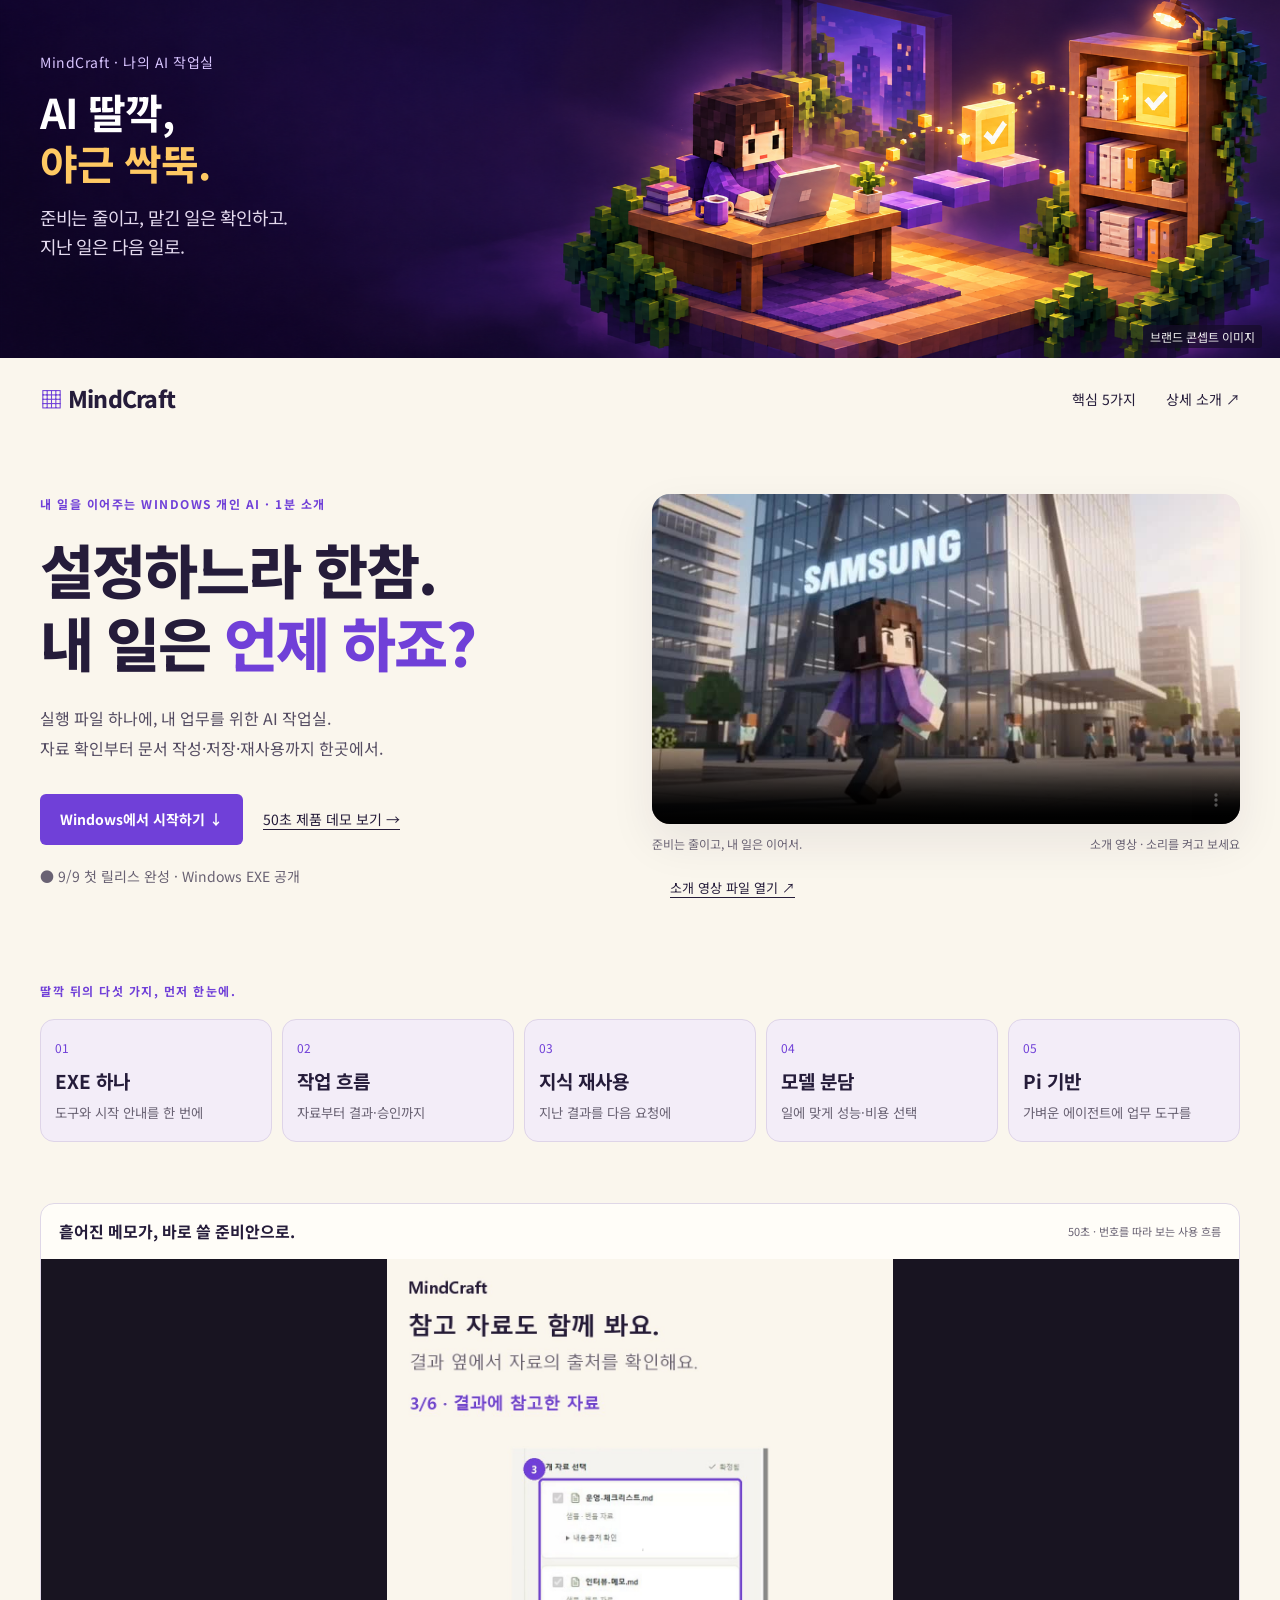
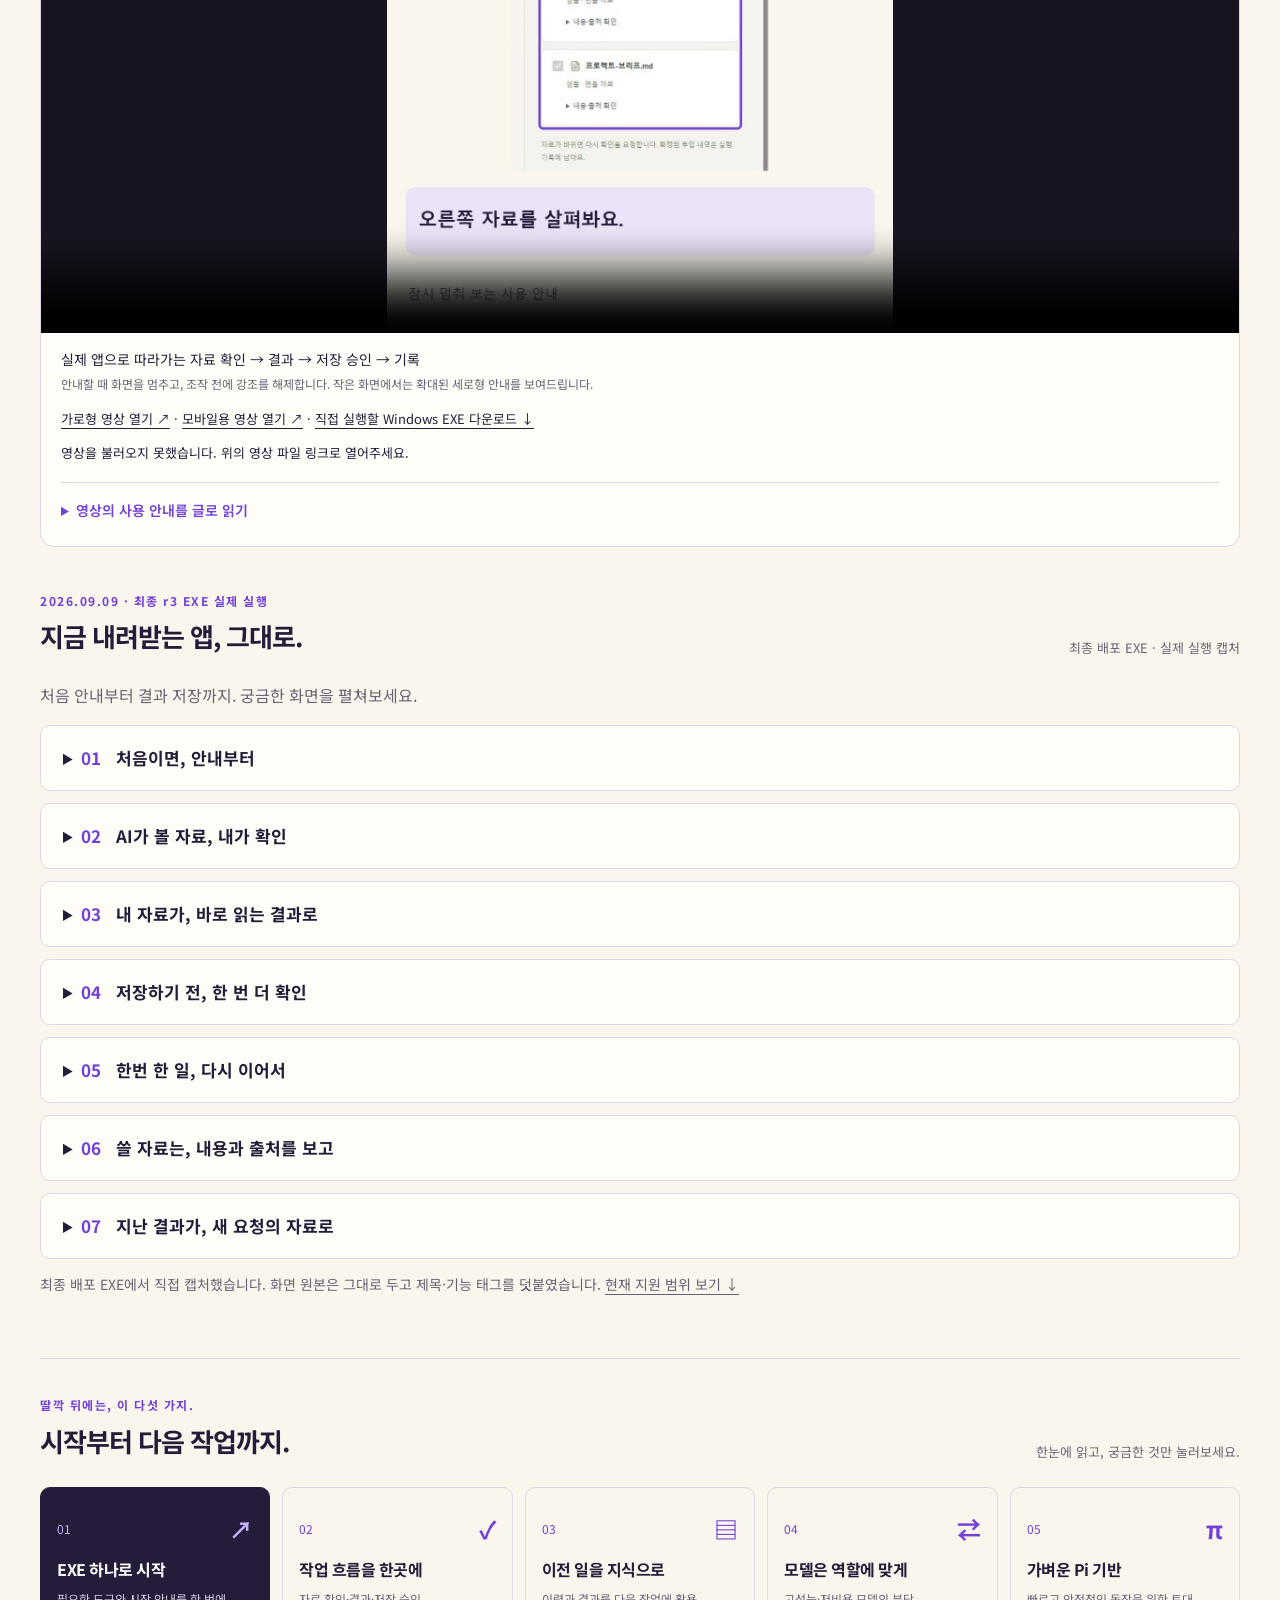
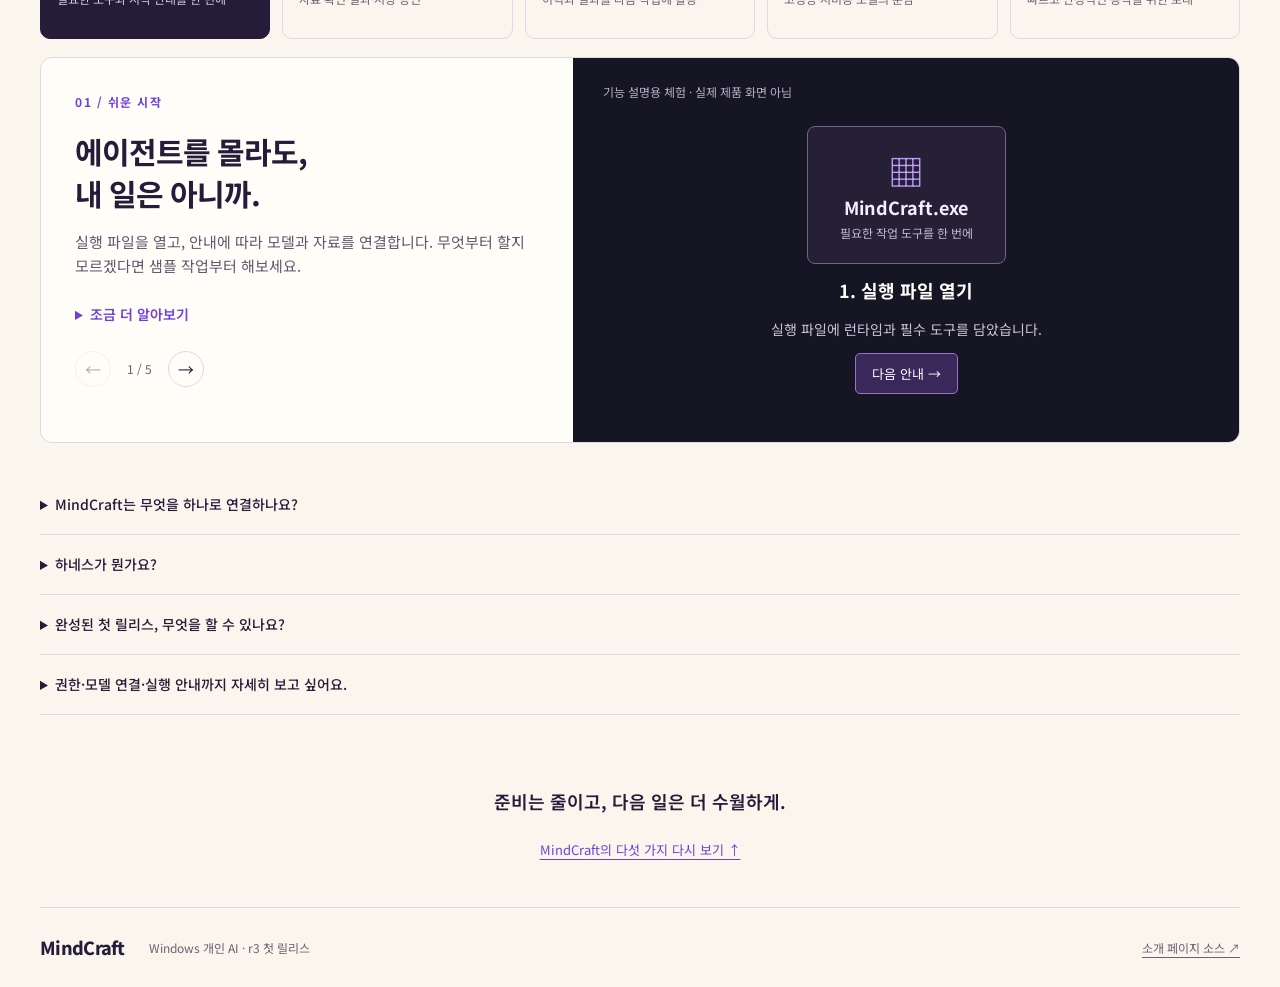
<file: index.html>
<!doctype html><html lang="ko"><head><meta charset="utf-8"><meta name="viewport" content="width=device-width, initial-scale=1"><meta name="theme-color" content="#faf6ed"><meta name="description" content="AI 딸깍, 야근 싹뚝. 준비와 반복을 줄이는 Windows 개인 AI. 쉬운 시작, 작업 흐름, 지식 재사용, 모델 역할 분담, Pi 기반."><title>MindCraft | AI 딸깍, 야근 싹뚝</title><link rel="icon" href="./favicon.svg"><link rel="stylesheet" href="./style.css"><script src="./app.js" defer></script><meta property="og:image" content="https://ddt-mindcraft.github.io/mindcraft-showcase/assets/submission-cover-r3.png"><meta property="og:image:alt" content="MindCraft · AI 딸깍, 야근 싹뚝 · 콘셉트 이미지"><meta name="twitter:card" content="summary_large_image"><link rel="stylesheet" href="./motion.css"><script src="./motion.js" defer></script></head>
<body><a class="skip" href="#main">본문으로 건너뛰기</a><aside class="value-banner image-value-banner" aria-label="MindCraft 핵심 가치"><img src="./assets/value-banner-v1.png" alt="블록 캐릭터의 작업실에서 확인된 결과 문서가 자료함으로 이어지는 콘셉트 일러스트" width="2172" height="724" fetchpriority="high"><div class="value-banner-copy"><p class="banner-brand">MindCraft · 나의 AI 작업실</p><p class="banner-title"><strong>AI 딸깍,<br><span class="banner-punch">야근 싹뚝.</span></strong></p><p class="banner-value">준비는 줄이고, 맡긴 일은 확인하고.<br>지난 일은 다음 일로.</p></div><small class="banner-label">브랜드 콘셉트 이미지</small></aside><header class="wrap nav"><a class="brand" href="./"><span aria-hidden="true">▦</span> MindCraft</a><nav aria-label="주요 메뉴"><a href="#features">핵심 5가지</a><a href="./details.html">상세 소개 ↗</a></nav></header>
<main id="main"><section class="hero wrap"><div><p class="eyebrow">내 일을 이어주는 WINDOWS 개인 AI · 1분 소개</p><h1>설정하느라 한참.<br>내 일은 <em>언제 하죠?</em></h1><p class="lead">실행 파일 하나에, 내 업무를 위한 AI 작업실.<br>자료 확인부터 문서 작성·저장·재사용까지 한곳에서.</p><div class="hero-actions"><a class="primary" href="https://github.com/ddt-mindcraft/mindcraft-showcase/releases/download/submission-2026-09-09-v12/MindCraft-0.1.0-windows-x64.exe">Windows에서 시작하기 ↓</a><a class="text-button" href="#demo">50초 제품 데모 보기 →</a></div><p class="status">● 9/9 첫 릴리스 완성 · Windows EXE 공개</p></div><figure class="hero-art hero-animation"><video id="concept-video" autoplay loop muted controls playsinline preload="metadata" poster="./assets/hero-final-v2.jpg" src="./assets/hero-final-v2.mp4" aria-label="MindCraft 소개 영상"></video><figcaption>준비는 줄이고, 내 일은 이어서. <small>소개 영상 · 소리를 켜고 보세요</small></figcaption><p id="video-fallback" hidden><a href="./assets/hero-final-v2.mp4">소개 영상 파일 열기 ↗</a></p></figure></section>
<section class="wrap quick-overview" aria-label="핵심 기능 한눈에"><p class="eyebrow">딸깍 뒤의 다섯 가지, 먼저 한눈에.</p><div><a href="#features" data-overview="0"><span>01</span><strong>EXE 하나</strong><small>도구와 시작 안내를 한 번에</small></a><a href="#features" data-overview="1"><span>02</span><strong>작업 흐름</strong><small>자료부터 결과·승인까지</small></a><a href="#features" data-overview="2"><span>03</span><strong>지식 재사용</strong><small>지난 결과를 다음 요청에</small></a><a href="#features" data-overview="3"><span>04</span><strong>모델 분담</strong><small>일에 맞게 성능·비용 선택</small></a><a href="#features" data-overview="4"><span>05</span><strong>Pi 기반</strong><small>가벼운 에이전트에 업무 도구를</small></a></div></section>
<section id="demo" class="wrap demo-gallery"><figure id="product-film" class="product-film"><div class="film-heading"><span>흩어진 메모가, 바로 쓸 준비안으로.</span><small>50초 · 번호를 따라 보는 사용 흐름</small></div><video id="product-video" data-desktop-src="./assets/product-demo-v5.mp4" data-mobile-src="./assets/product-demo-v5-mobile.mp4" data-desktop-poster="./assets/product-demo-v5.jpg" data-mobile-poster="./assets/product-demo-v5-mobile.jpg" controls playsinline preload="metadata" poster="./assets/product-demo-v5.jpg" aria-describedby="product-description" src="./assets/product-demo-v5.mp4">영상 재생을 지원하지 않는 브라우저입니다.</video><figcaption id="product-description">실제 앱으로 따라가는 자료 확인 → 결과 → 저장 승인 → 기록<br><small>안내할 때 화면을 멈추고, 조작 전에 강조를 해제합니다. 작은 화면에서는 확대된 세로형 안내를 보여드립니다.</small></figcaption><p><a href="./assets/product-demo-v5.mp4">가로형 영상 열기 ↗</a> · <a href="./assets/product-demo-v5-mobile.mp4">모바일용 영상 열기 ↗</a> · <a href="https://github.com/ddt-mindcraft/mindcraft-showcase/releases/download/submission-2026-09-09-v12/MindCraft-0.1.0-windows-x64.exe">직접 실행할 Windows EXE 다운로드 ↓</a></p><p id="product-fallback" hidden>영상을 불러오지 못했습니다. 위의 영상 파일 링크로 열어주세요.</p><details class="demo-transcript"><summary>영상의 사용 안내를 글로 읽기</summary><ol><li><strong>샘플 시작:</strong> 처음이라면 준비된 예시를 눌러 작업 흐름을 익힙니다.</li><li><strong>자료 선택:</strong> 오른쪽에서 참고할 자료를 확인하고 ‘이 자료로 진행’을 누릅니다.</li><li><strong>결과 읽기:</strong> 가운데 결과 문서를 읽고 오른쪽의 참고 자료도 함께 확인합니다.</li><li><strong>파일 이름:</strong> ‘파일로 저장’을 누른 뒤 저장할 이름을 입력합니다.</li><li><strong>저장 승인:</strong> 경로와 변경 내용을 확인하고 동의할 때 ‘이번만 허용’을 누릅니다.</li><li><strong>기록 재열기:</strong> ‘작업 기록’에서 이전 작업을 찾아 ‘결과 열기’로 다시 확인합니다.</li></ol><p>영상은 작업 흐름을 보여주는 오프라인 샘플 녹화입니다. 실제 모델 연결·응답 검증은 별도로 완료했으며, 두 모델의 근거는 <a href="https://github.com/ddt-mindcraft/mindcraft-showcase/blob/main/submission/STATUS-AND-EVIDENCE.md">검증 기록</a>에서 확인할 수 있습니다. 녹화 당시 UI와 현재 릴리스의 차이는 아래 최신 캡처를 참고하세요. 번호·테두리는 영상 설명입니다.</p></details></figure><div class="section-head"><div><p class="eyebrow">2026.09.09 · 최종 r3 EXE 실제 실행</p><h2>지금 내려받는 앱, 그대로.</h2></div><p>최종 배포 EXE · 실제 실행 캡처</p></div><p>처음 안내부터 결과 저장까지. 궁금한 화면을 펼쳐보세요.</p><details class="demo-shot"><summary><span>01</span> 처음이면, 안내부터</summary><figure><div class="shot-highlights"><span>준비 상태 한눈에</span><span>샘플부터 체험</span></div><a href="./assets/demo-r3/01-start.png" target="_blank" rel="noopener"><img src="./assets/demo-r3/01-start.png" width="1440" height="1000" loading="lazy" alt="최종 MindCraft r3: 작업 폴더와 모델 준비 상태를 확인합니다. 계정 없이 샘플부터 시작할 수 있습니다."></a><figcaption>작업 폴더와 모델 준비 상태를 확인합니다. 계정 없이 샘플부터 시작할 수 있습니다. <a href="./assets/demo-r3/01-start.png" target="_blank" rel="noopener">원본 확대 ↗</a></figcaption></figure></details><details class="demo-shot"><summary><span>02</span> AI가 볼 자료, 내가 확인</summary><figure><div class="shot-highlights"><span>자료 3개 확인</span><span>선택한 자료로 진행</span></div><a href="./assets/demo-r3/02-sources.png" target="_blank" rel="noopener"><img src="./assets/demo-r3/02-sources.png" width="1440" height="1000" loading="lazy" alt="최종 MindCraft r3: 이번 요청에 사용할 세 자료의 내용과 출처를 확인한 뒤 진행합니다."></a><figcaption>이번 요청에 사용할 세 자료의 내용과 출처를 확인한 뒤 진행합니다. <a href="./assets/demo-r3/02-sources.png" target="_blank" rel="noopener">원본 확대 ↗</a></figcaption></figure></details><details class="demo-shot"><summary><span>03</span> 내 자료가, 바로 읽는 결과로</summary><figure><div class="shot-highlights"><span>결과와 출처 함께</span><span>전체 결과 복사·저장</span></div><a href="./assets/demo-r3/03-result.png" target="_blank" rel="noopener"><img src="./assets/demo-r3/03-result.png" width="1440" height="1000" loading="lazy" alt="최종 MindCraft r3: 온담 북클럽 준비안과 참고 자료를 함께 읽고 결과 전체를 복사하거나 저장합니다."></a><figcaption>온담 북클럽 준비안과 참고 자료를 함께 읽고 결과 전체를 복사하거나 저장합니다. <a href="./assets/demo-r3/03-result.png" target="_blank" rel="noopener">원본 확대 ↗</a></figcaption></figure></details><details class="demo-shot"><summary><span>04</span> 저장하기 전, 한 번 더 확인</summary><figure><div class="shot-highlights"><span>저장 경로 확인</span><span>변경 내용 확인·승인</span></div><a href="./assets/demo-r3/04-approval.png" target="_blank" rel="noopener"><img src="./assets/demo-r3/04-approval.png" width="1440" height="1000" loading="lazy" alt="최종 MindCraft r3: 실제 파일 경로와 변경 내용을 읽고 이번 저장을 승인합니다."></a><figcaption>실제 파일 경로와 변경 내용을 읽고 이번 저장을 승인합니다. <a href="./assets/demo-r3/04-approval.png" target="_blank" rel="noopener">원본 확대 ↗</a></figcaption></figure></details><details class="demo-shot"><summary><span>05</span> 한번 한 일, 다시 이어서</summary><figure><div class="shot-highlights"><span>작업 기록 보존</span><span>이전 결과 다시 열기</span></div><a href="./assets/demo-r3/05-history.png" target="_blank" rel="noopener"><img src="./assets/demo-r3/05-history.png" width="1440" height="1000" loading="lazy" alt="최종 MindCraft r3: 작업 기록에서 완료된 요청을 찾고 같은 결과를 다시 엽니다."></a><figcaption>작업 기록에서 완료된 요청을 찾고 같은 결과를 다시 엽니다. <a href="./assets/demo-r3/05-history.png" target="_blank" rel="noopener">원본 확대 ↗</a></figcaption></figure></details><details class="demo-shot" id="knowledge-proof"><summary><span>06</span> 쓸 자료는, 내용과 출처를 보고</summary><figure><div class="shot-highlights"><span>결과를 자료로 보관</span><span>출처 확인 후 사용 선택</span></div><a href="./assets/demo-r3/06-knowledge-review.png" target="_blank" rel="noopener"><img src="./assets/demo-r3/06-knowledge-review.png" width="1440" height="1000" loading="lazy" alt="지난 결과를 자료로 보관한 뒤 자료함에서 내용을 확인하고 사용 여부를 선택합니다."></a><figcaption>지난 결과를 자료로 보관한 뒤 자료함에서 내용을 확인하고 사용 여부를 선택합니다. <a href="./assets/demo-r3/06-knowledge-review.png" target="_blank" rel="noopener">원본 확대 ↗</a></figcaption></figure></details><details class="demo-shot"><summary><span>07</span> 지난 결과가, 새 요청의 자료로</summary><figure><div class="shot-highlights"><span>새 요청에 지식 포함</span><span>이번 작업의 자료로 확인</span></div><a href="./assets/demo-r3/07-knowledge-reuse.png" target="_blank" rel="noopener"><img src="./assets/demo-r3/07-knowledge-reuse.png" width="1440" height="1000" loading="lazy" alt="새 모임 준비 요청에 ‘온담 북클럽 준비 기준’이 사용자 지정 지식으로 포함됩니다."></a><figcaption>새 모임 준비 요청에 ‘온담 북클럽 준비 기준’이 사용자 지정 지식으로 포함됩니다. <a href="./assets/demo-r3/07-knowledge-reuse.png" target="_blank" rel="noopener">원본 확대 ↗</a></figcaption></figure></details><p class="demo-note">최종 배포 EXE에서 직접 캡처했습니다. 화면 원본은 그대로 두고 제목·기능 태그를 덧붙였습니다. <a href="#availability">현재 지원 범위 보기 ↓</a></p></section>
<section id="features" class="wrap features"><div class="section-head"><div><p class="eyebrow">딸깍 뒤에는, 이 다섯 가지.</p><h2>시작부터 다음 작업까지.</h2></div><p>한눈에 읽고, 궁금한 것만 눌러보세요.</p></div>
<div class="feature-tabs" role="tablist" aria-label="MindCraft 핵심 특징">
<button id="tab-0" role="tab" aria-selected="true" aria-controls="feature-panel" data-feature="0"><span class="number">01 <b>↗</b></span><strong>EXE 하나로 시작</strong><span>필요한 도구와 시작 안내를 한 번에</span></button>
<button id="tab-1" role="tab" aria-selected="false" tabindex="-1" aria-controls="feature-panel" data-feature="1"><span class="number">02 <b>✓</b></span><strong>작업 흐름을 한곳에</strong><span>자료 확인·결과·저장 승인</span></button>
<button id="tab-2" role="tab" aria-selected="false" tabindex="-1" aria-controls="feature-panel" data-feature="2"><span class="number">03 <b>▤</b></span><strong>이전 일을 지식으로</strong><span>이력과 결과를 다음 작업에 활용</span></button>
<button id="tab-3" role="tab" aria-selected="false" tabindex="-1" aria-controls="feature-panel" data-feature="3"><span class="number">04 <b>⇄</b></span><strong>모델은 역할에 맞게</strong><span>고성능·저비용 모델의 분담</span></button>
<button id="tab-4" role="tab" aria-selected="false" tabindex="-1" aria-controls="feature-panel" data-feature="4"><span class="number">05 <b>π</b></span><strong>가벼운 Pi 기반</strong><span>빠르고 안정적인 동작을 위한 토대</span></button>
</div>
<div id="feature-panel" role="tabpanel" aria-labelledby="tab-0" tabindex="0"><div class="panel-copy"><p class="eyebrow" id="panel-kicker">01 / 쉬운 시작</p><h3 id="panel-title">에이전트를 몰라도,<br>내 일은 아니까.</h3><p id="panel-description">실행 파일을 열고, 안내에 따라 모델과 자료를 연결합니다. 무엇부터 할지 모르겠다면 샘플 작업부터 해보세요.</p><details id="deep-detail"><summary>조금 더 알아보기</summary><div id="panel-detail">하네스는 AI가 일을 수행하는 데 필요한 도구와 절차입니다. MindCraft는 이를 한 프로그램에 담아 직접 구성하는 부담을 줄입니다. 실제 AI를 연결하려면 선택한 서비스의 계정이나 인증 정보가 필요할 수 있습니다.</div></details><div class="panel-navigation"><button id="prev-feature" disabled aria-label="이전 특징">←</button><span id="position">1 / 5</span><button id="next-feature" aria-label="다음 특징">→</button></div></div><div class="experience"><span class="sample">기능 설명용 체험 · 실제 제품 화면 아님</span><div id="interactive"><div class="file-tile"><span>▦</span><strong>MindCraft.exe</strong><small>필요한 작업 도구를 한 번에</small></div><p class="scene-title">1. 실행 파일 열기</p><p>실행 파일에 런타임과 필수 도구를 담았습니다.</p><button class="scene-button" id="onboard-next">다음 안내 →</button></div></div></div>
<noscript><p>위 다섯 가지가 핵심입니다. <a href="./details.html">상세 소개</a>에서 설명을 확인하세요.</p></noscript></section>
<section class="wrap more"><details id="comparison"><summary>MindCraft는 무엇을 하나로 연결하나요?</summary><p>쉬운 시작부터 요청 확인, 지식 재사용까지. 내 일을 이어주는 작업 환경을 하나로 연결합니다.</p><p>도구를 하나씩 구성하는 부담을 줄이고, 작업 순서에 따라 결과를 확인합니다. 다시 쓸 자료는 골라서 다음 작업에 활용합니다.</p></details><details><summary>하네스가 뭔가요?</summary><p>AI가 일을 수행하는 데 필요한 도구와 절차를 뜻합니다. MindCraft는 쉬운 시작, 작업 절차, 지식 재사용, 모델 배정을 하나의 프로그램으로 연결합니다.</p></details><details id="availability"><summary>완성된 첫 릴리스, 무엇을 할 수 있나요?</summary><p><strong>문서 업무를 하나의 흐름으로.</strong> 자료와 출처를 확인하고, 문서를 분석·작성하고, 내용을 승인해 저장합니다. 작업 기록을 다시 열고 선택한 지식을 다음 요청에 활용합니다.</p><p><strong>시작 방식도 내게 맞게.</strong> 처음에는 샘플로 경험하고, 내 업무에는 사용할 모델을 연결하세요. GUI·CLI·TUI가 같은 작업 기록을 사용하며 일반 작업과 복잡한 계획의 모델 역할을 설정할 수 있습니다. Airouter Qwen3.8과 DeepSeek-V4-Flash의 실제 연결·응답을 검증했습니다.</p><p><strong>실행 파일과 검증 기록을 함께 공개합니다.</strong> 승인된 r3 요구사항에 따라 개발·테스트를 완료했습니다.</p><p><a href="https://github.com/ddt-mindcraft/mindcraft-showcase/releases/tag/submission-2026-09-09-v12">실행 파일·평가용 소스 다운로드 ↗</a> · <a href="https://github.com/ddt-mindcraft/mindcraft-showcase/blob/main/submission/STATUS-AND-EVIDENCE.md">실행 환경·지원 범위·검증 근거 ↗</a></p></details><details><summary>권한·모델 연결·실행 안내까지 자세히 보고 싶어요.</summary><p>파일 변경 전 승인, 중단 후 재개, 자료의 출처와 재사용 기준을 포함한 상세 설명입니다.</p><a href="./details.html#principles">제품 상세 소개 ↗</a> · <a href="./details.html#start">시작 준비 안내 ↗</a></details></section>
<section class="closing wrap"><p>준비는 줄이고, 다음 일은 더 수월하게.</p><a href="#features">MindCraft의 다섯 가지 다시 보기 ↑</a></section></main><footer class="wrap"><a class="brand" href="./">MindCraft</a><span>Windows 개인 AI · r3 첫 릴리스</span><a href="https://github.com/ddt-mindcraft/mindcraft-showcase">소개 페이지 소스 ↗</a></footer>
</body></html>
</file>
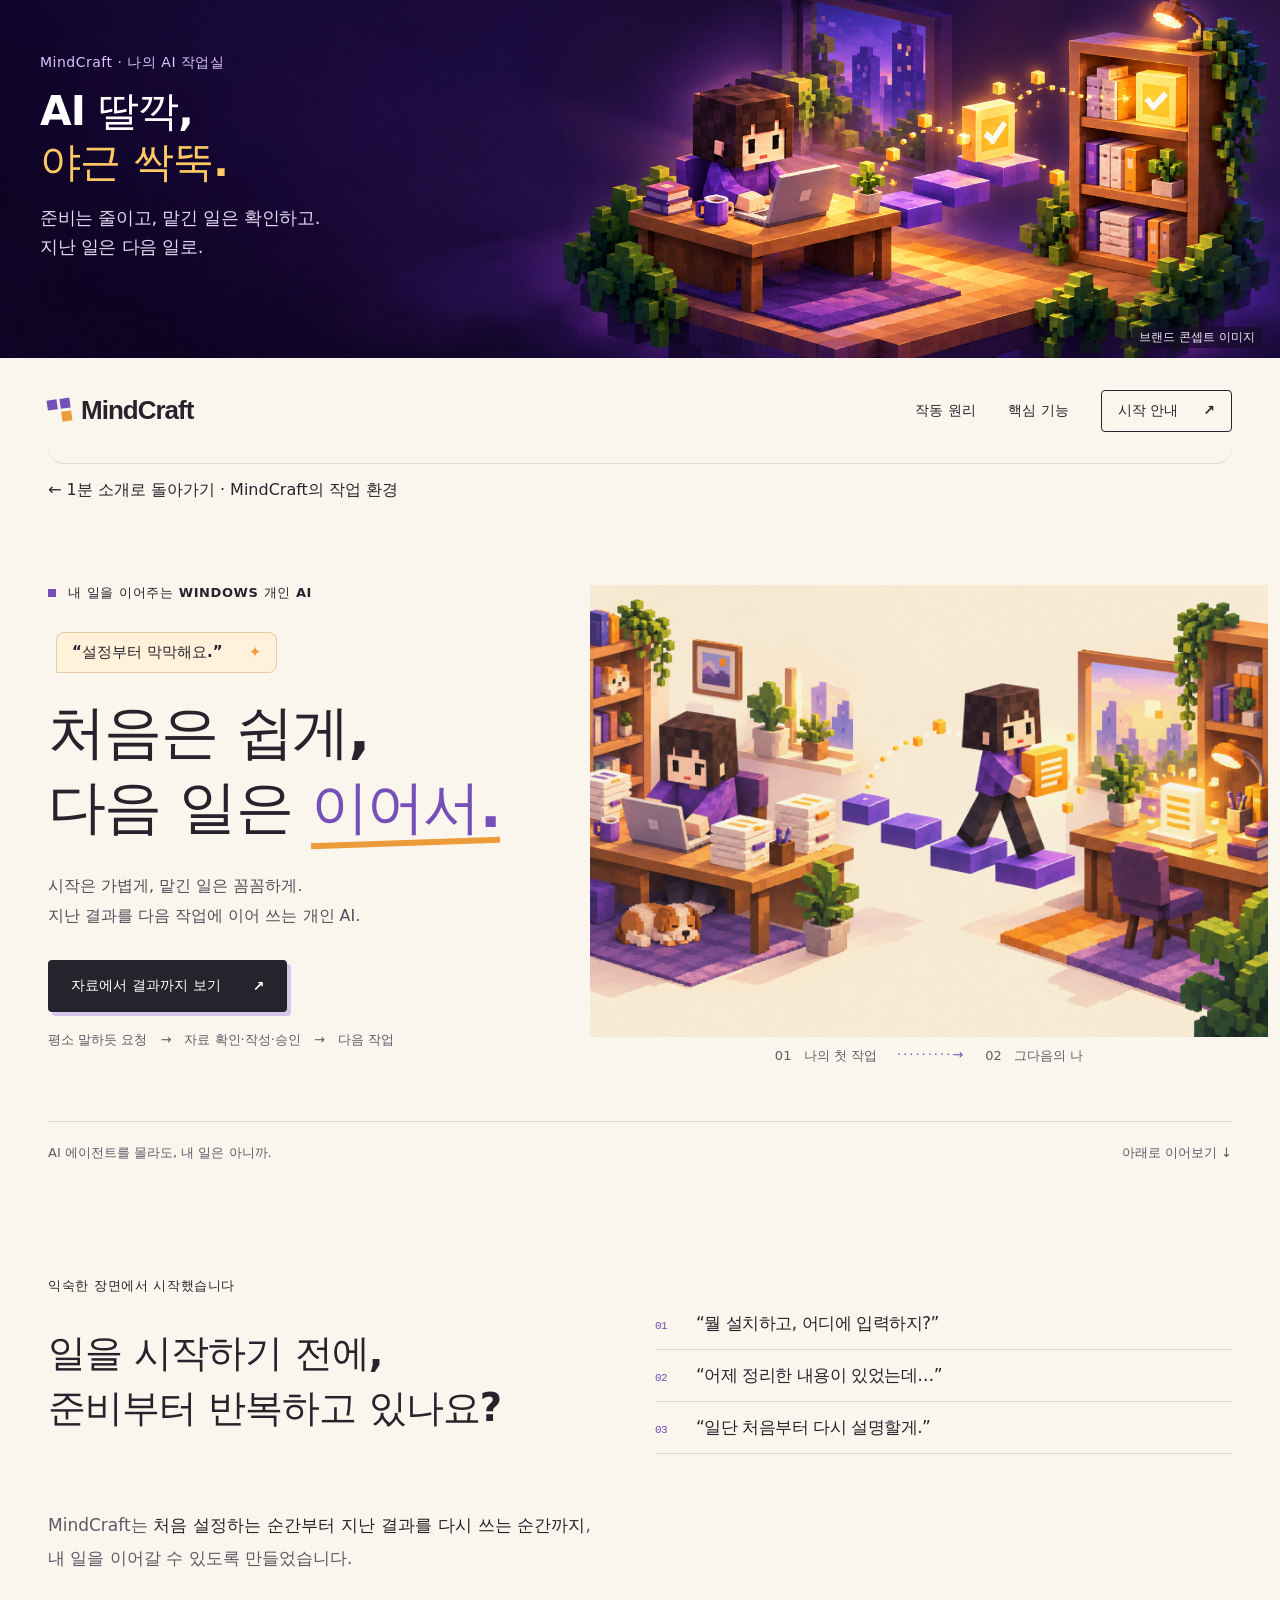
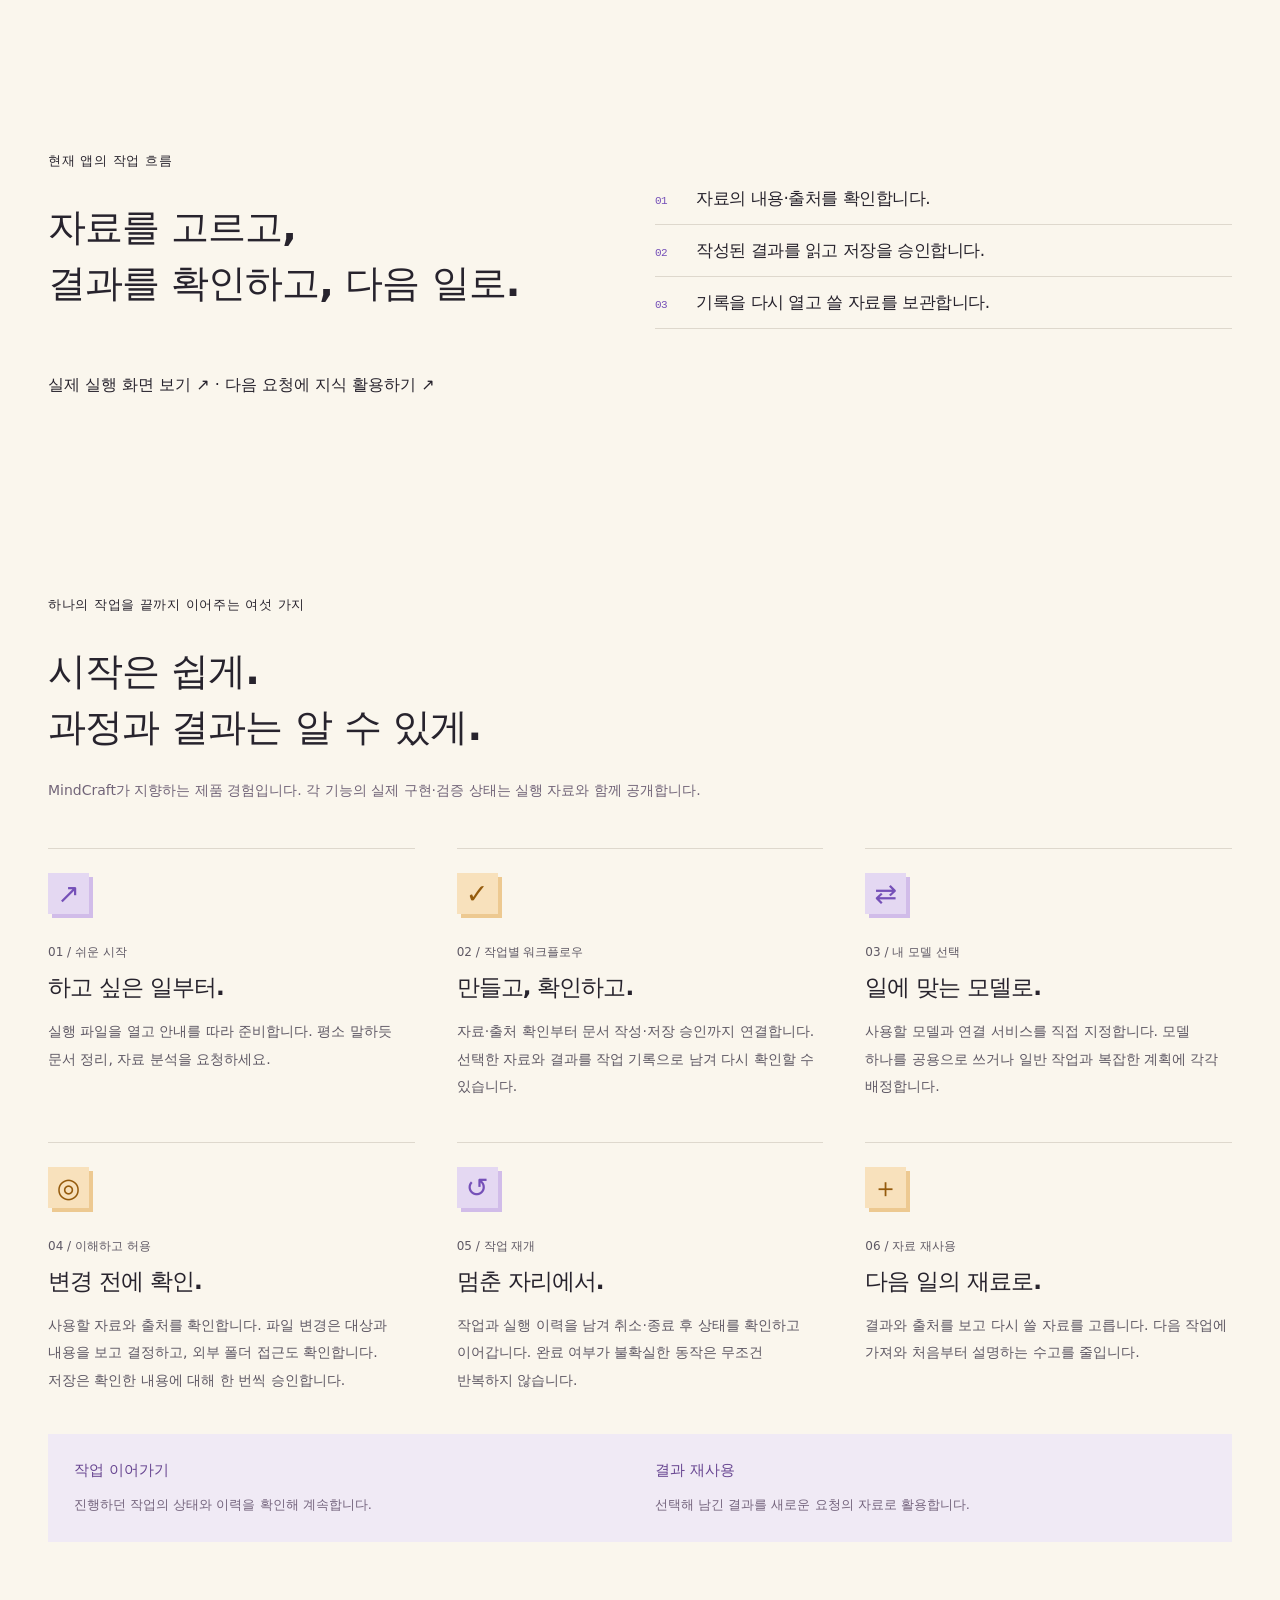
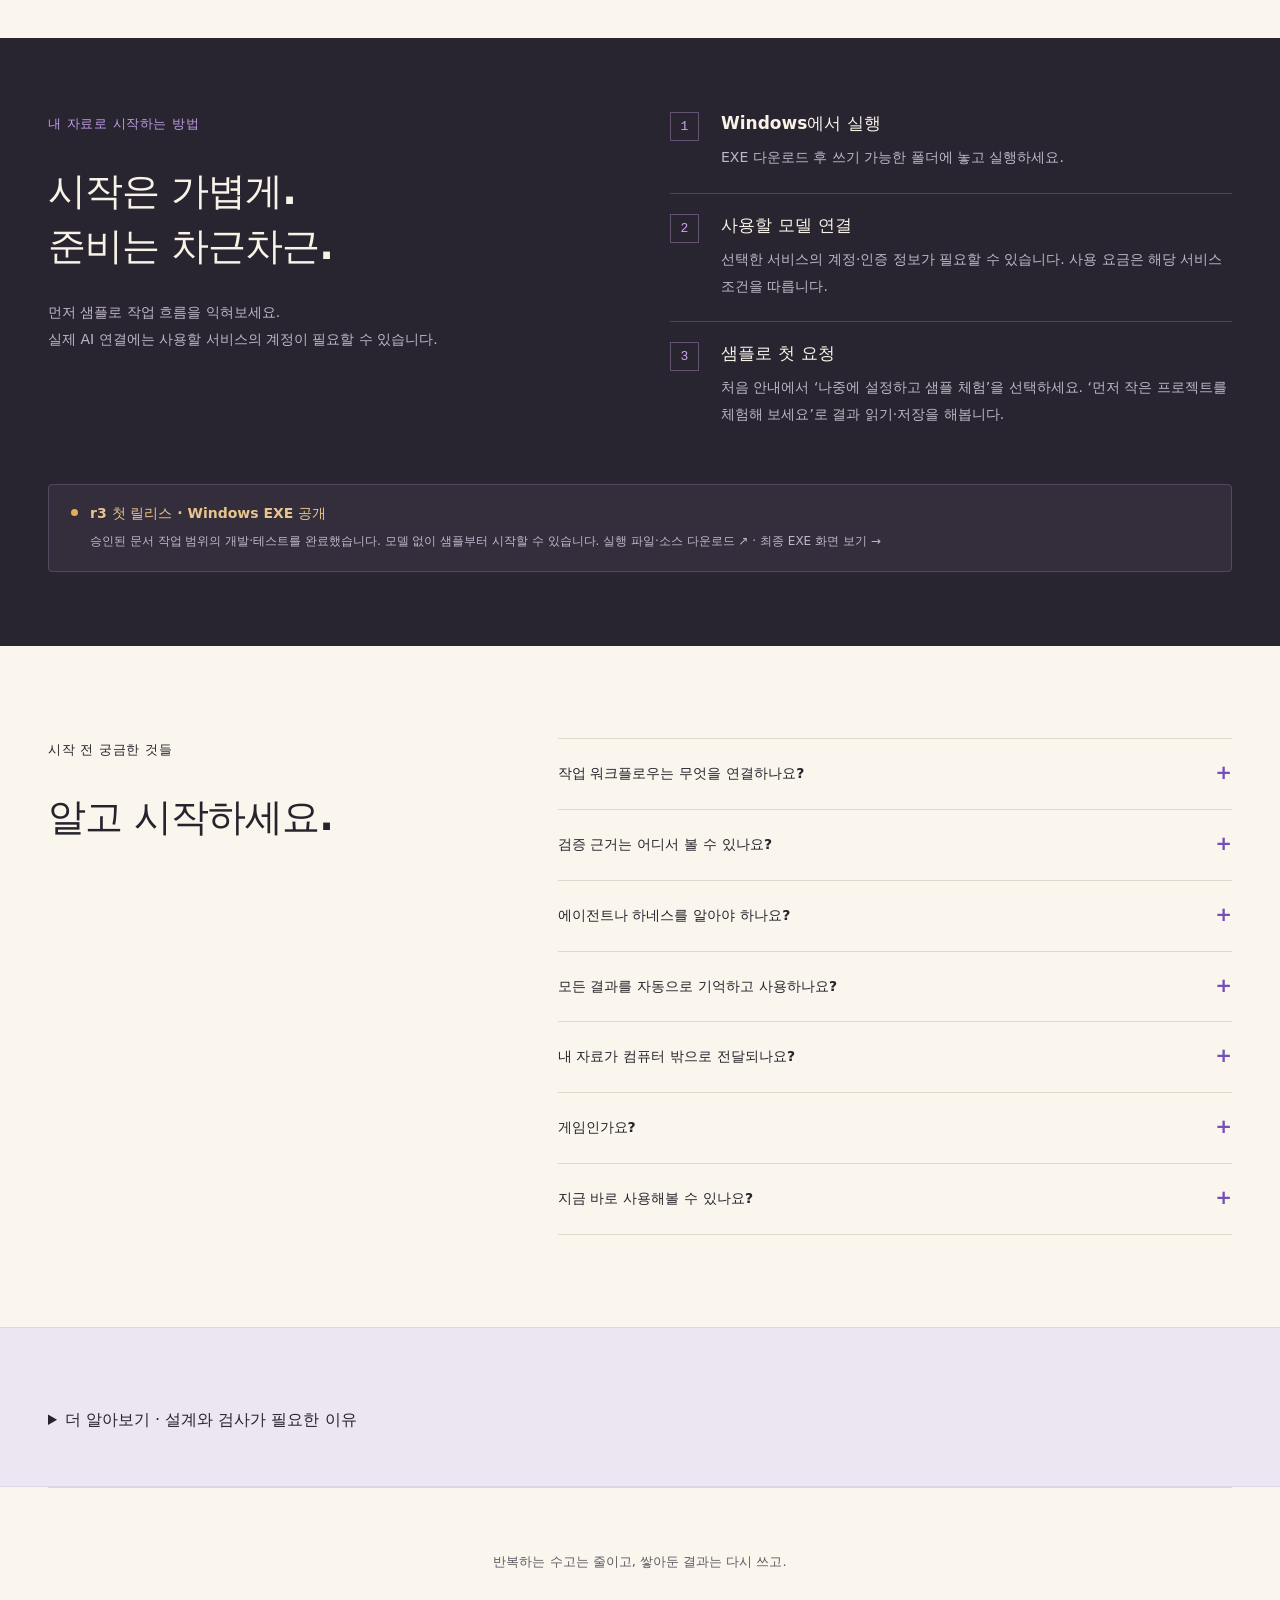
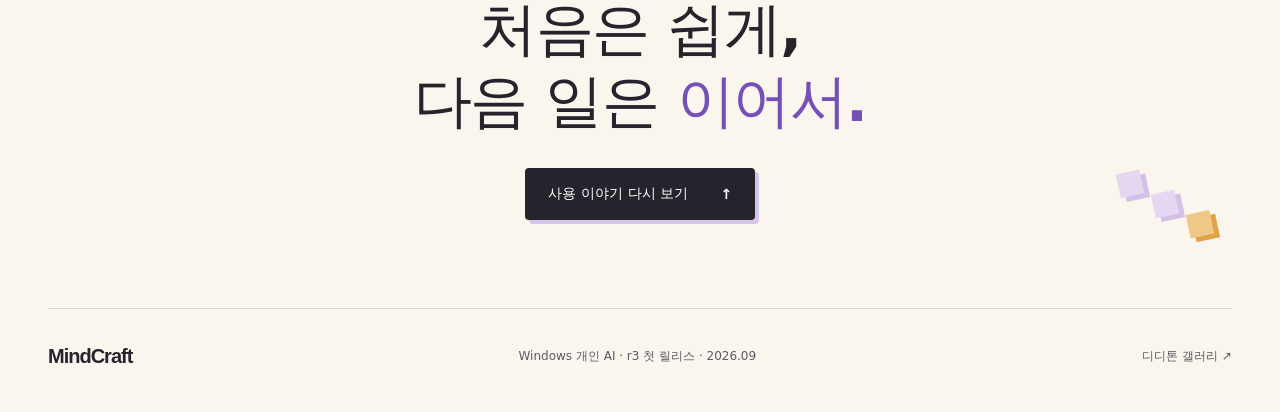
<file: details.html>
<!doctype html>
<html lang="ko">
<head>
  <meta charset="utf-8">
  <meta name="viewport" content="width=device-width, initial-scale=1">
  <meta name="theme-color" content="#faf6ed">
  <meta name="description" content="AI 딸깍, 야근 싹뚝. MindCraft의 쉬운 시작, 작업 흐름, 지식 활용 방법을 살펴보세요.">
  <title>MindCraft | AI 딸깍, 야근 싹뚝 · 자세히 보기</title>
  <link rel="icon" href="./favicon.svg" type="image/svg+xml">
  <link rel="stylesheet" href="./details.css">
  <script src="./details.js" defer></script>
<meta property="og:image" content="https://ddt-mindcraft.github.io/mindcraft-showcase/assets/submission-cover-r3.png"><meta property="og:image:alt" content="MindCraft · AI 딸깍, 야근 싹뚝 · 콘셉트 이미지"><meta name="twitter:card" content="summary_large_image"><link rel="stylesheet" href="./motion.css"><script src="./motion.js" defer></script></head>
<body>
<a class="skip" href="#main">본문으로 건너뛰기</a><aside class="value-banner image-value-banner" aria-label="MindCraft 핵심 가치"><img src="./assets/value-banner-v1.png" alt="블록 캐릭터의 작업실에서 확인된 결과 문서가 자료함으로 이어지는 콘셉트 일러스트" width="2172" height="724" fetchpriority="high"><div class="value-banner-copy"><p class="banner-brand">MindCraft · 나의 AI 작업실</p><p class="banner-title"><strong>AI 딸깍,<br><span class="banner-punch">야근 싹뚝.</span></strong></p><p class="banner-value">준비는 줄이고, 맡긴 일은 확인하고.<br>지난 일은 다음 일로.</p></div><small class="banner-label">브랜드 콘셉트 이미지</small></aside>
<header class="nav wrap">
  <a class="brand" href="#" aria-label="MindCraft 처음으로"><span class="brand-mark" aria-hidden="true"><i></i><i></i><i></i></span>MindCraft</a>
  <nav aria-label="주요 메뉴"><a href="#story">작동 원리</a><a href="#principles">핵심 기능</a><a class="nav-cta" href="#start">시작 안내 <span aria-hidden="true">↗</span></a></nav>
</header>
<main id="main"><p class="wrap"><a href="./">← 1분 소개로 돌아가기</a> · <a href="./index.html#comparison">MindCraft의 작업 환경</a></p>
  <section class="hero wrap" aria-labelledby="hero-title">
    <div class="hero-copy">
      <p class="eyebrow"><span class="tiny-block"></span> 내 일을 이어주는 WINDOWS 개인 AI</p>
      <div class="speech">“설정부터 막막해요.”<span aria-hidden="true">✦</span></div>
      <h1 id="hero-title">처음은 쉽게,<br>다음 일은 <span class="accent">이어서.</span></h1>
      <p class="hero-desc">시작은 가볍게, 맡긴 일은 꼼꼼하게.<br>지난 결과를 다음 작업에 이어 쓰는 개인 AI.</p>
      <a class="button primary" href="#story">자료에서 결과까지 보기 <span aria-hidden="true">↗</span></a>
      <p class="hero-note">평소 말하듯 요청 <span>→</span> 자료 확인·작성·승인 <span>→</span> 다음 작업</p>
    </div>
    <figure class="hero-art"><img src="./assets/hero-v2.png" width="1536" height="1024" alt="같은 인물이 노트북에서 만든 문서 블록을 다음 작업대로 가져가는 블록풍 콘셉트 일러스트" fetchpriority="high"><figcaption><span>01 &nbsp; 나의 첫 작업</span><span class="art-arrow" aria-hidden="true">·········→</span><span>02 &nbsp; 그다음의 나</span></figcaption></figure>
    <div class="hero-bottom"><span>AI 에이전트를 몰라도, 내 일은 아니까.</span><a href="#story">아래로 이어보기 ↓</a></div>
  </section>

  <section class="intro wrap" aria-labelledby="intro-title">
    <div><p class="eyebrow">익숙한 장면에서 시작했습니다</p><h2 id="intro-title">일을 시작하기 전에,<br>준비부터 반복하고 있나요?</h2></div>
    <div class="problem-lines"><p><span>01</span> “뭘 설치하고, 어디에 입력하지?”</p><p><span>02</span> “어제 정리한 내용이 있었는데…”</p><p><span>03</span> “일단 처음부터 다시 설명할게.”</p></div>
    <p class="intro-end">MindCraft는 <strong>처음 설정하는 순간부터 지난 결과를 다시 쓰는 순간까지</strong>,<br class="desktop"> 내 일을 이어갈 수 있도록 만들었습니다.</p>
  </section>

<section id="story" class="intro wrap"><div><p class="eyebrow">현재 앱의 작업 흐름</p><h2>자료를 고르고,<br>결과를 확인하고, 다음 일로.</h2></div><div class="problem-lines"><p><span>01</span> 자료의 내용·출처를 확인합니다.</p><p><span>02</span> 작성된 결과를 읽고 저장을 승인합니다.</p><p><span>03</span> 기록을 다시 열고 쓸 자료를 보관합니다.</p></div><p><a href="./index.html#demo">실제 실행 화면 보기 ↗</a> · <a href="./index.html#knowledge-proof">다음 요청에 지식 활용하기 ↗</a></p></section>

  <section class="principles wrap" id="principles" aria-labelledby="principles-title"><p class="eyebrow">하나의 작업을 끝까지 이어주는 여섯 가지</p><h2 id="principles-title">시작은 쉽게.<br>과정과 결과는 알 수 있게.</h2><p class="concept-intro">MindCraft가 지향하는 제품 경험입니다. 각 기능의 실제 구현·검증 상태는 실행 자료와 함께 공개합니다.</p><div class="principle-grid">
<article><span class="pixel-icon" aria-hidden="true">↗</span><span class="micro">01 / 쉬운 시작</span><h3>하고 싶은 일부터.</h3><p>실행 파일을 열고 안내를 따라 준비합니다. 평소 말하듯 문서 정리, 자료 분석을 요청하세요.</p></article>
<article><span class="pixel-icon orange" aria-hidden="true">✓</span><span class="micro">02 / 작업별 워크플로우</span><h3>만들고, 확인하고.</h3><p>자료·출처 확인부터 문서 작성·저장 승인까지 연결합니다. 선택한 자료와 결과를 작업 기록으로 남겨 다시 확인할 수 있습니다.</p></article>
<article><span class="pixel-icon" aria-hidden="true">⇄</span><span class="micro">03 / 내 모델 선택</span><h3>일에 맞는 모델로.</h3><p>사용할 모델과 연결 서비스를 직접 지정합니다. 모델 하나를 공용으로 쓰거나 일반 작업과 복잡한 계획에 각각 배정합니다.</p></article>
<article><span class="pixel-icon orange" aria-hidden="true">◎</span><span class="micro">04 / 이해하고 허용</span><h3>변경 전에 확인.</h3><p>사용할 자료와 출처를 확인합니다. 파일 변경은 대상과 내용을 보고 결정하고, 외부 폴더 접근도 확인합니다. 저장은 확인한 내용에 대해 한 번씩 승인합니다.</p></article>
<article><span class="pixel-icon" aria-hidden="true">↺</span><span class="micro">05 / 작업 재개</span><h3>멈춘 자리에서.</h3><p>작업과 실행 이력을 남겨 취소·종료 후 상태를 확인하고 이어갑니다. 완료 여부가 불확실한 동작은 무조건 반복하지 않습니다.</p></article>
<article><span class="pixel-icon orange" aria-hidden="true">＋</span><span class="micro">06 / 자료 재사용</span><h3>다음 일의 재료로.</h3><p>결과와 출처를 보고 다시 쓸 자료를 고릅니다. 다음 작업에 가져와 처음부터 설명하는 수고를 줄입니다.</p></article>
</div><div class="two-paths"><div><strong>작업 이어가기</strong><p>진행하던 작업의 상태와 이력을 확인해 계속합니다.</p></div><div><strong>결과 재사용</strong><p>선택해 남긴 결과를 새로운 요청의 자료로 활용합니다.</p></div></div></section>

  <section class="start-section" id="start" aria-labelledby="start-title"><div class="wrap start-grid">
    <div><p class="eyebrow">내 자료로 시작하는 방법</p><h2 id="start-title">시작은 가볍게.<br>준비는 차근차근.</h2><p class="start-desc">먼저 샘플로 작업 흐름을 익혀보세요.<br>실제 AI 연결에는 사용할 서비스의 계정이 필요할 수 있습니다.</p></div>
    <ol class="start-list"><li><span>1</span><div><h3>Windows에서 실행</h3><p><a href="https://github.com/ddt-mindcraft/mindcraft-showcase/releases/download/submission-2026-09-09-v12/MindCraft-0.1.0-windows-x64.exe">EXE 다운로드</a> 후 쓰기 가능한 폴더에 놓고 실행하세요.</p></div></li><li><span>2</span><div><h3>사용할 모델 연결</h3><p>선택한 서비스의 계정·인증 정보가 필요할 수 있습니다. 사용 요금은 해당 서비스 조건을 따릅니다.</p></div></li><li><span>3</span><div><h3>샘플로 첫 요청</h3><p>처음 안내에서 ‘나중에 설정하고 샘플 체험’을 선택하세요. ‘먼저 작은 프로젝트를 체험해 보세요’로 결과 읽기·저장을 해봅니다.</p></div></li></ol>
    <div class="release-note"><span class="status-dot"></span><div><strong>r3 첫 릴리스 · Windows EXE 공개</strong><p>승인된 문서 작업 범위의 개발·테스트를 완료했습니다. 모델 없이 샘플부터 시작할 수 있습니다. <a href="https://github.com/ddt-mindcraft/mindcraft-showcase/releases/tag/submission-2026-09-09-v12">실행 파일·소스 다운로드 ↗</a> · <a href="./index.html#demo">최종 EXE 화면 보기 →</a></p></div></div>
  </div></section>

  <section class="faq wrap" aria-labelledby="faq-title"><div><p class="eyebrow">시작 전 궁금한 것들</p><h2 id="faq-title">알고 시작하세요.</h2></div><div class="faq-list"><details><summary>작업 워크플로우는 무엇을 연결하나요?</summary><p>이번 요청의 자료·출처 확인, 문서 작성, 저장 승인, 작업 기록을 연결합니다. 위 웹 예시는 설계와 검사가 왜 필요한지 설명하는 원리 체험입니다. 제품의 실제 기능은 <a href="./index.html#demo">실행 화면</a>에서 확인할 수 있습니다.</p></details><details><summary>검증 근거는 어디서 볼 수 있나요?</summary><p>AI-DLC 요구사항·설계·리뷰·테스트 기록을 소스와 함께 공개합니다. <a href="https://github.com/ddt-mindcraft/mindcraft-showcase/blob/main/submission/STATUS-AND-EVIDENCE.md">현재 지원 범위와 검증 기록 보기 ↗</a></p></details>
    <details><summary>에이전트나 하네스를 알아야 하나요?</summary><p>처음부터 알 필요는 없습니다. 안내를 따라 준비하고 평소 말하듯 요청하도록 설계합니다. 실제 AI를 쓰려면 모델 연결이 필요하고, 샘플은 연결 없이 체험할 수 있습니다.</p></details>
    <details><summary>모든 결과를 자동으로 기억하고 사용하나요?</summary><p>아니요. 결과의 내용과 출처를 확인하고 사용 가능으로 선택한 자료를 후속 작업에 활용하는 방식입니다.</p></details>
    <details><summary>내 자료가 컴퓨터 밖으로 전달되나요?</summary><p>선택한 모델 연결에 따라 요청과 관련 자료가 해당 서비스로 전달될 수 있습니다. 연결 정보와 사용할 자료를 확인하는 흐름을 제공합니다.</p></details>
    <details><summary>게임인가요?</summary><p>Windows 개인 AI 도구입니다. 블록 일러스트는 첫 작업의 결과가 다음 작업의 재료가 된다는 의미를 표현한 콘셉트 이미지입니다.</p></details>
    <details><summary>지금 바로 사용해볼 수 있나요?</summary><p>r3 첫 릴리스 EXE를 내려받아 샘플부터 체험할 수 있습니다. <a href="./index.html#demo">실제 GUI 캡처</a>를 먼저 확인하세요. 이 상세 페이지의 웹 체험은 설명용 예시이고, 실제 모델은 Airouter 두 모델의 연결·마커 응답을 확인했습니다. 실행 환경과 지원 범위는 <a href="./index.html#availability">지원 범위</a>를 확인하세요.</p></details>
  </div></section>

  <section class="story-section" id="workflow-principle" aria-labelledby="story-title"><div class="wrap"><details><summary>더 알아보기 · 설계와 검사가 필요한 이유</summary>
  <div class="section-top"><div><p class="eyebrow">답변에서 끝나지 않는 작업 흐름</p><h2 id="story-title">그럴듯한 결과를,<br>확인할 수 있는 결과로.</h2></div><p>“이 주문 자료로 매출 집계표를 만들어줘.”<br>리뷰와 테스트가 왜 필요한지 직접 확인하세요.</p></div>
  <div class="demo-notice"><strong>작동 원리 체험</strong><span>설계·리뷰·실행·테스트 확장 방향을 보여주는 합성 데이터 웹 예시입니다. r3 앱이나 AI 모델의 실제 실행 시연은 아닙니다.</span></div>
  <div class="flow-rail" role="tablist" aria-label="작업 흐름"><button role="tab" id="flow-0" aria-selected="true" aria-controls="flow-panel" data-flow="0">01 <span>요청</span></button><button role="tab" id="flow-1" aria-selected="false" aria-controls="flow-panel" tabindex="-1" data-flow="1">02 <span>설계</span></button><button role="tab" id="flow-2" aria-selected="false" aria-controls="flow-panel" tabindex="-1" data-flow="2">03 <span>리뷰</span></button><button role="tab" id="flow-3" aria-selected="false" aria-controls="flow-panel" tabindex="-1" data-flow="3">04 <span>테스트</span></button><button role="tab" id="flow-4" aria-selected="false" aria-controls="flow-panel" tabindex="-1" data-flow="4">05 <span>결과</span></button><button role="tab" id="flow-5" aria-selected="false" aria-controls="flow-panel" tabindex="-1" data-flow="5">06 <span>재사용</span></button></div>
  <div class="workbench" id="flow-panel" role="tabpanel" aria-labelledby="flow-0" tabindex="0">
    <div class="workbench-story"><p class="eyebrow" id="flow-kicker">01 / 내 말로 시작</p><h3 id="flow-title">원하는 결과를<br>내 말로 요청해요.</h3><p id="flow-description">파일을 어떻게 정리할지 몰라도, 무엇이 필요한지부터 설명합니다.</p><div class="brief"><span>나의 요청</span><p>주문 자료에서 취소와 중복을 제외한 매출을 집계하고, 결과 파일을 만들어줘.</p></div><p class="flow-purpose" id="flow-purpose">어떤 결과가 필요한지 말하는 것부터 시작합니다.</p><div class="flow-controls"><button id="flow-prev" disabled>← 이전</button><span id="flow-position">1 / 6</span><button id="flow-next">설계 보기 →</button></div></div>
    <div class="workbench-evidence"><div class="evidence-header"><span id="evidence-title">이번 작업의 입력</span><span class="sample-pill">SAMPLE</span></div>
      <div class="input-table"><table><caption>주문 자료 · 합성 샘플 4행</caption><thead><tr><th scope="col">주문</th><th scope="col">금액</th><th scope="col">상태</th><th scope="col">확인할 점</th></tr></thead><tbody><tr><td>A-01</td><td>10,000원</td><td>완료</td><td>정상</td></tr><tr class="suspect"><td>A-01</td><td>10,000원</td><td>완료</td><td>중복</td></tr><tr><td>A-02</td><td>25,000원</td><td>완료</td><td>정상</td></tr><tr class="suspect"><td>A-03</td><td>7,000원</td><td>취소</td><td>집계 제외</td></tr></tbody></table></div>
      <div id="evidence-content" aria-live="polite" aria-atomic="true"></div>
      <div class="result-total"><span id="total-label">모든 행을 단순 합산하면</span><strong id="total-value">52,000<span>원</span></strong><p id="total-note">파일을 만들었다는 사실만으로 집계가 맞는 것은 아닙니다.</p></div>
    </div>
  </div>
  <div class="workflow-meaning"><span>사용자는 원하는 일을 말하고.</span><strong>이 확장 예시는 설계 → 리뷰 → 실행 → 테스트의 원리를 보여줍니다.</strong><span>확인하지 못한 내용은 확인 필요로 남깁니다.</span></div>
</details></div></section>
  <section class="closing wrap"><p>반복하는 수고는 줄이고, 쌓아둔 결과는 다시 쓰고.</p><h2>처음은 쉽게,<br>다음 일은 <span>이어서.</span></h2><a class="button primary" href="#story">사용 이야기 다시 보기 <span aria-hidden="true">↑</span></a><span class="closing-blocks" aria-hidden="true"><i></i><i></i><i></i></span></section>
</main>
<footer class="wrap"><a class="brand" href="#">MindCraft</a><p>Windows 개인 AI · r3 첫 릴리스 · 2026.09</p><a href="https://main.d3gkmtkue9o7ly.amplifyapp.com/projects">디디톤 갤러리 ↗</a></footer>
</body>
</html>
</file>
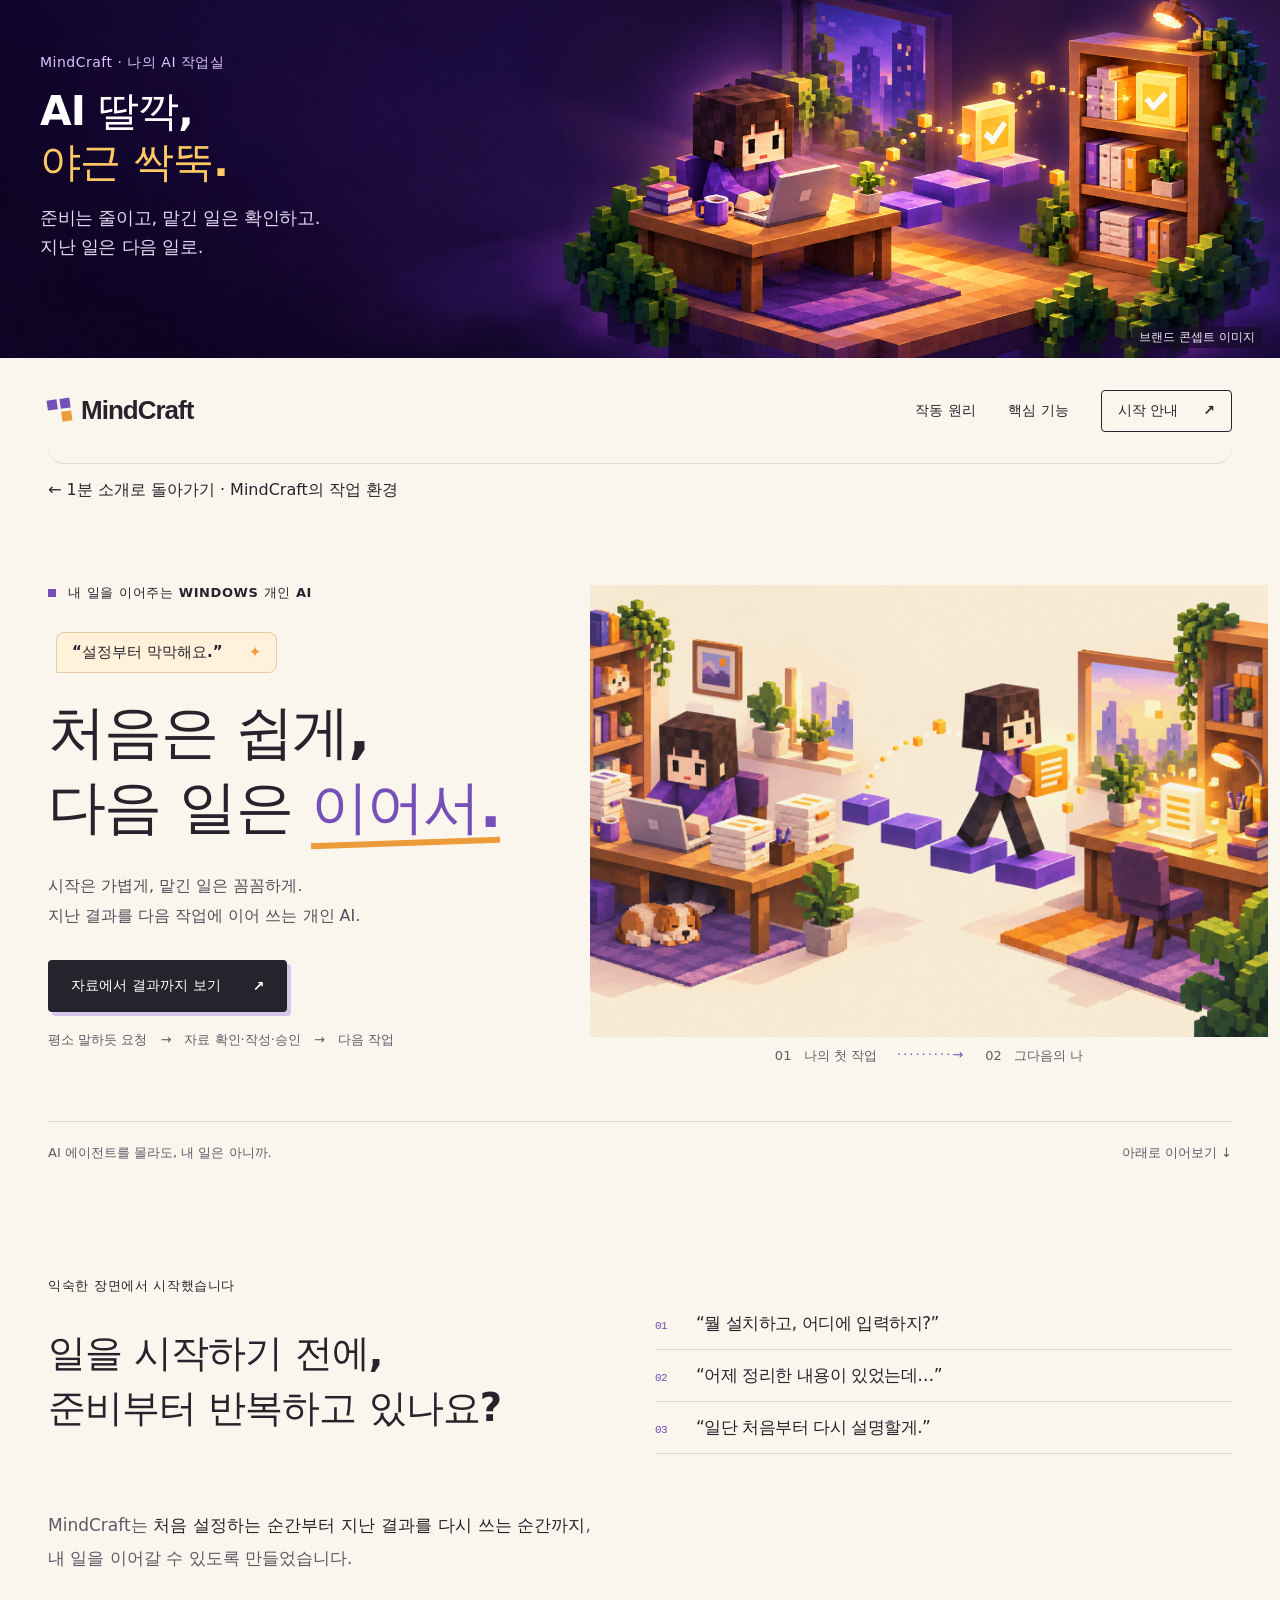
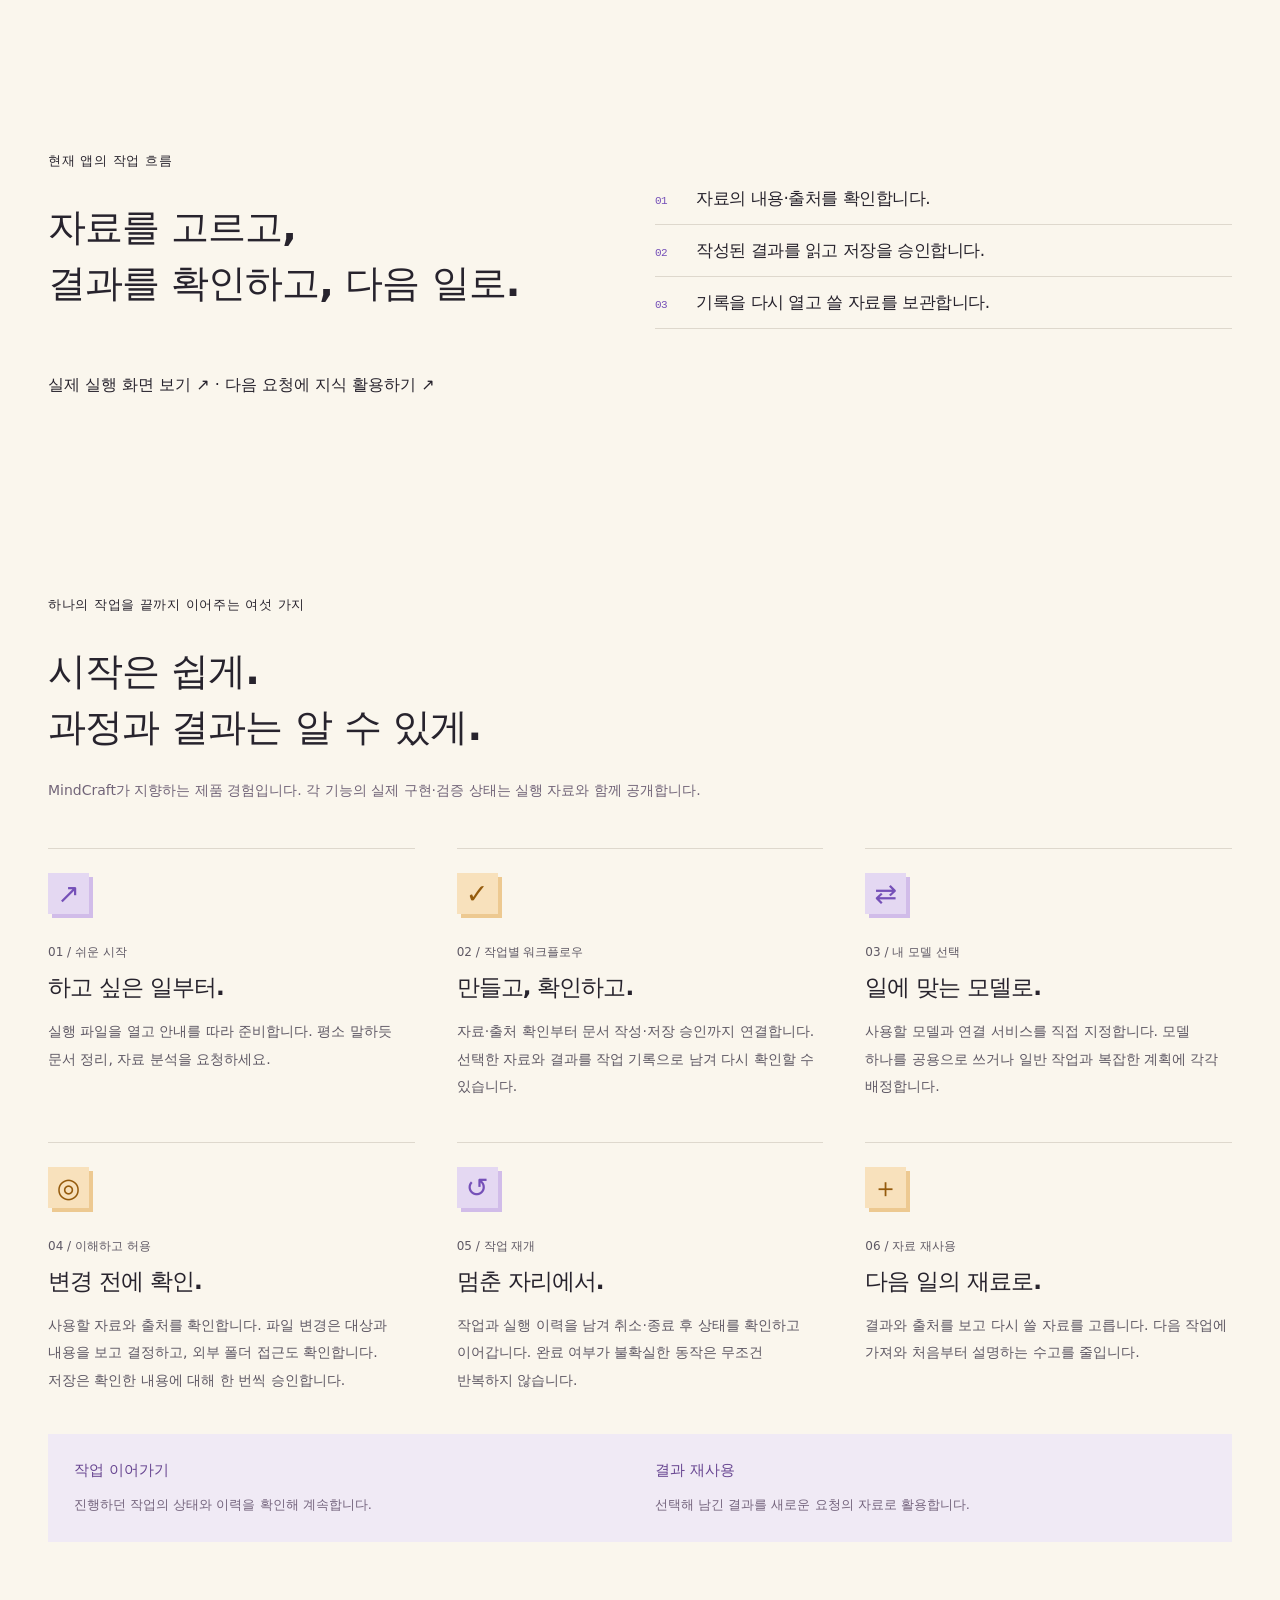
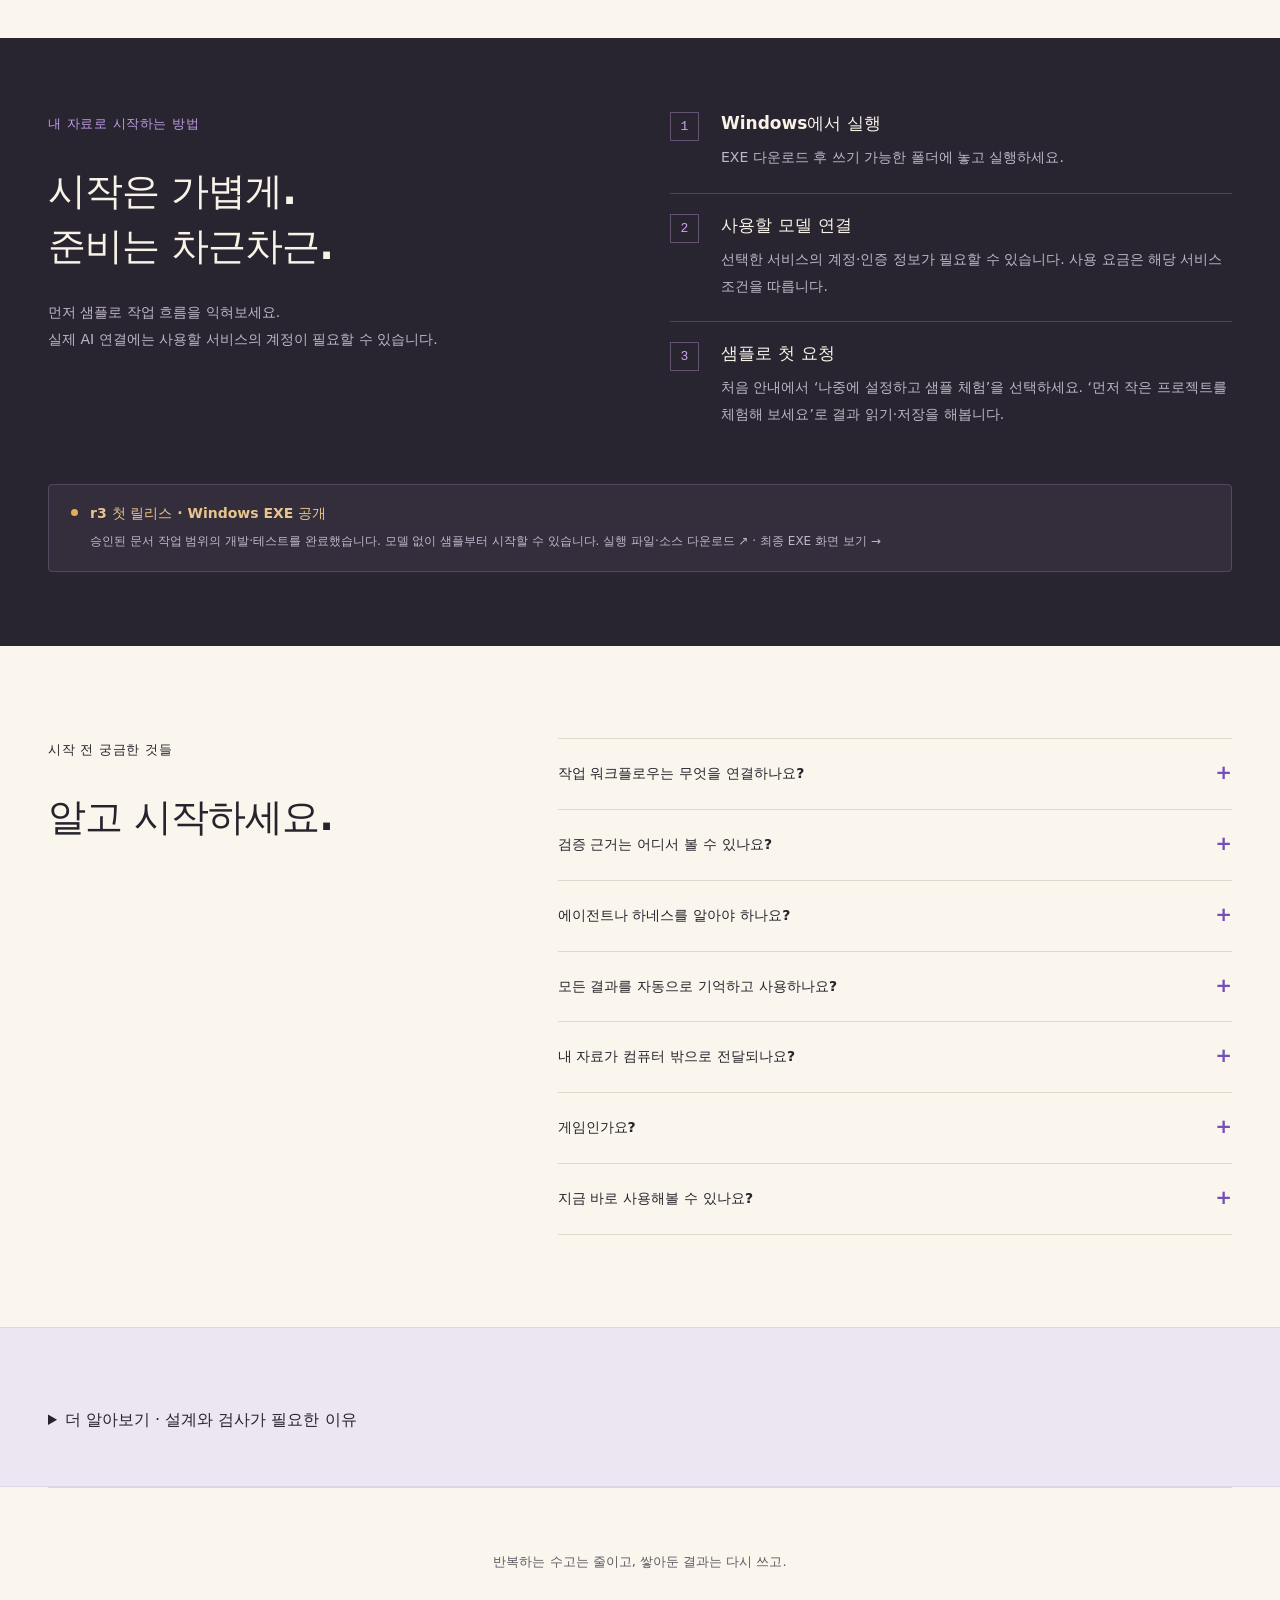
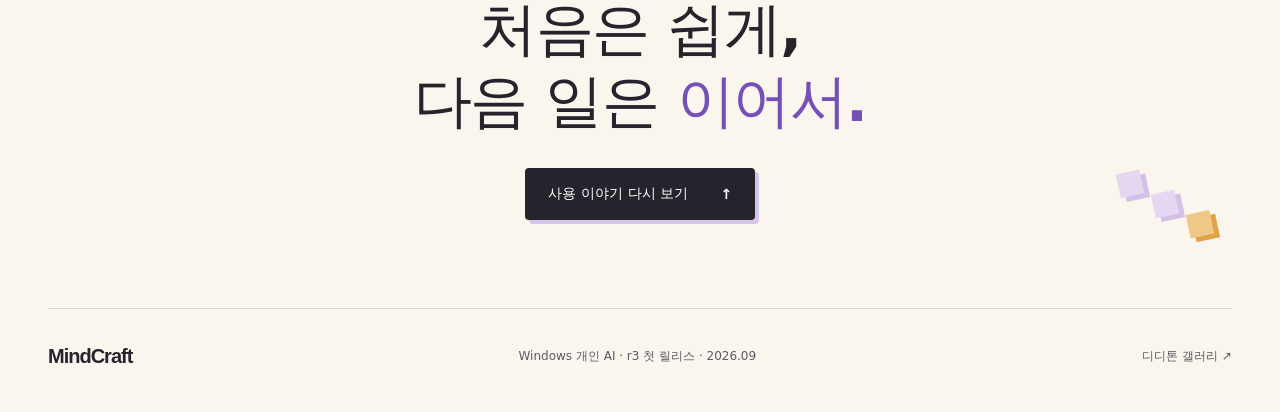
<file: submission/website/details.html>
<!doctype html>
<html lang="ko">
<head>
  <meta charset="utf-8">
  <meta name="viewport" content="width=device-width, initial-scale=1">
  <meta name="theme-color" content="#faf6ed">
  <meta name="description" content="AI 딸깍, 야근 싹뚝. MindCraft의 쉬운 시작, 작업 흐름, 지식 활용 방법을 살펴보세요.">
  <title>MindCraft | AI 딸깍, 야근 싹뚝 · 자세히 보기</title>
  <link rel="icon" href="./favicon.svg" type="image/svg+xml">
  <link rel="stylesheet" href="./details.css">
  <script src="./details.js" defer></script>
<meta property="og:image" content="https://ddt-mindcraft.github.io/mindcraft-showcase/assets/submission-cover-r3.png"><meta property="og:image:alt" content="MindCraft · AI 딸깍, 야근 싹뚝 · 콘셉트 이미지"><meta name="twitter:card" content="summary_large_image"><link rel="stylesheet" href="./motion.css"><script src="./motion.js" defer></script></head>
<body>
<a class="skip" href="#main">본문으로 건너뛰기</a><aside class="value-banner image-value-banner" aria-label="MindCraft 핵심 가치"><img src="./assets/value-banner-v1.png" alt="블록 캐릭터의 작업실에서 확인된 결과 문서가 자료함으로 이어지는 콘셉트 일러스트" width="2172" height="724" fetchpriority="high"><div class="value-banner-copy"><p class="banner-brand">MindCraft · 나의 AI 작업실</p><p class="banner-title"><strong>AI 딸깍,<br><span class="banner-punch">야근 싹뚝.</span></strong></p><p class="banner-value">준비는 줄이고, 맡긴 일은 확인하고.<br>지난 일은 다음 일로.</p></div><small class="banner-label">브랜드 콘셉트 이미지</small></aside>
<header class="nav wrap">
  <a class="brand" href="#" aria-label="MindCraft 처음으로"><span class="brand-mark" aria-hidden="true"><i></i><i></i><i></i></span>MindCraft</a>
  <nav aria-label="주요 메뉴"><a href="#story">작동 원리</a><a href="#principles">핵심 기능</a><a class="nav-cta" href="#start">시작 안내 <span aria-hidden="true">↗</span></a></nav>
</header>
<main id="main"><p class="wrap"><a href="./">← 1분 소개로 돌아가기</a> · <a href="./index.html#comparison">MindCraft의 작업 환경</a></p>
  <section class="hero wrap" aria-labelledby="hero-title">
    <div class="hero-copy">
      <p class="eyebrow"><span class="tiny-block"></span> 내 일을 이어주는 WINDOWS 개인 AI</p>
      <div class="speech">“설정부터 막막해요.”<span aria-hidden="true">✦</span></div>
      <h1 id="hero-title">처음은 쉽게,<br>다음 일은 <span class="accent">이어서.</span></h1>
      <p class="hero-desc">시작은 가볍게, 맡긴 일은 꼼꼼하게.<br>지난 결과를 다음 작업에 이어 쓰는 개인 AI.</p>
      <a class="button primary" href="#story">자료에서 결과까지 보기 <span aria-hidden="true">↗</span></a>
      <p class="hero-note">평소 말하듯 요청 <span>→</span> 자료 확인·작성·승인 <span>→</span> 다음 작업</p>
    </div>
    <figure class="hero-art"><img src="./assets/hero-v2.png" width="1536" height="1024" alt="같은 인물이 노트북에서 만든 문서 블록을 다음 작업대로 가져가는 블록풍 콘셉트 일러스트" fetchpriority="high"><figcaption><span>01 &nbsp; 나의 첫 작업</span><span class="art-arrow" aria-hidden="true">·········→</span><span>02 &nbsp; 그다음의 나</span></figcaption></figure>
    <div class="hero-bottom"><span>AI 에이전트를 몰라도, 내 일은 아니까.</span><a href="#story">아래로 이어보기 ↓</a></div>
  </section>

  <section class="intro wrap" aria-labelledby="intro-title">
    <div><p class="eyebrow">익숙한 장면에서 시작했습니다</p><h2 id="intro-title">일을 시작하기 전에,<br>준비부터 반복하고 있나요?</h2></div>
    <div class="problem-lines"><p><span>01</span> “뭘 설치하고, 어디에 입력하지?”</p><p><span>02</span> “어제 정리한 내용이 있었는데…”</p><p><span>03</span> “일단 처음부터 다시 설명할게.”</p></div>
    <p class="intro-end">MindCraft는 <strong>처음 설정하는 순간부터 지난 결과를 다시 쓰는 순간까지</strong>,<br class="desktop"> 내 일을 이어갈 수 있도록 만들었습니다.</p>
  </section>

<section id="story" class="intro wrap"><div><p class="eyebrow">현재 앱의 작업 흐름</p><h2>자료를 고르고,<br>결과를 확인하고, 다음 일로.</h2></div><div class="problem-lines"><p><span>01</span> 자료의 내용·출처를 확인합니다.</p><p><span>02</span> 작성된 결과를 읽고 저장을 승인합니다.</p><p><span>03</span> 기록을 다시 열고 쓸 자료를 보관합니다.</p></div><p><a href="./index.html#demo">실제 실행 화면 보기 ↗</a> · <a href="./index.html#knowledge-proof">다음 요청에 지식 활용하기 ↗</a></p></section>

  <section class="principles wrap" id="principles" aria-labelledby="principles-title"><p class="eyebrow">하나의 작업을 끝까지 이어주는 여섯 가지</p><h2 id="principles-title">시작은 쉽게.<br>과정과 결과는 알 수 있게.</h2><p class="concept-intro">MindCraft가 지향하는 제품 경험입니다. 각 기능의 실제 구현·검증 상태는 실행 자료와 함께 공개합니다.</p><div class="principle-grid">
<article><span class="pixel-icon" aria-hidden="true">↗</span><span class="micro">01 / 쉬운 시작</span><h3>하고 싶은 일부터.</h3><p>실행 파일을 열고 안내를 따라 준비합니다. 평소 말하듯 문서 정리, 자료 분석을 요청하세요.</p></article>
<article><span class="pixel-icon orange" aria-hidden="true">✓</span><span class="micro">02 / 작업별 워크플로우</span><h3>만들고, 확인하고.</h3><p>자료·출처 확인부터 문서 작성·저장 승인까지 연결합니다. 선택한 자료와 결과를 작업 기록으로 남겨 다시 확인할 수 있습니다.</p></article>
<article><span class="pixel-icon" aria-hidden="true">⇄</span><span class="micro">03 / 내 모델 선택</span><h3>일에 맞는 모델로.</h3><p>사용할 모델과 연결 서비스를 직접 지정합니다. 모델 하나를 공용으로 쓰거나 일반 작업과 복잡한 계획에 각각 배정합니다.</p></article>
<article><span class="pixel-icon orange" aria-hidden="true">◎</span><span class="micro">04 / 이해하고 허용</span><h3>변경 전에 확인.</h3><p>사용할 자료와 출처를 확인합니다. 파일 변경은 대상과 내용을 보고 결정하고, 외부 폴더 접근도 확인합니다. 저장은 확인한 내용에 대해 한 번씩 승인합니다.</p></article>
<article><span class="pixel-icon" aria-hidden="true">↺</span><span class="micro">05 / 작업 재개</span><h3>멈춘 자리에서.</h3><p>작업과 실행 이력을 남겨 취소·종료 후 상태를 확인하고 이어갑니다. 완료 여부가 불확실한 동작은 무조건 반복하지 않습니다.</p></article>
<article><span class="pixel-icon orange" aria-hidden="true">＋</span><span class="micro">06 / 자료 재사용</span><h3>다음 일의 재료로.</h3><p>결과와 출처를 보고 다시 쓸 자료를 고릅니다. 다음 작업에 가져와 처음부터 설명하는 수고를 줄입니다.</p></article>
</div><div class="two-paths"><div><strong>작업 이어가기</strong><p>진행하던 작업의 상태와 이력을 확인해 계속합니다.</p></div><div><strong>결과 재사용</strong><p>선택해 남긴 결과를 새로운 요청의 자료로 활용합니다.</p></div></div></section>

  <section class="start-section" id="start" aria-labelledby="start-title"><div class="wrap start-grid">
    <div><p class="eyebrow">내 자료로 시작하는 방법</p><h2 id="start-title">시작은 가볍게.<br>준비는 차근차근.</h2><p class="start-desc">먼저 샘플로 작업 흐름을 익혀보세요.<br>실제 AI 연결에는 사용할 서비스의 계정이 필요할 수 있습니다.</p></div>
    <ol class="start-list"><li><span>1</span><div><h3>Windows에서 실행</h3><p><a href="https://github.com/ddt-mindcraft/mindcraft-showcase/releases/download/submission-2026-09-09-v12/MindCraft-0.1.0-windows-x64.exe">EXE 다운로드</a> 후 쓰기 가능한 폴더에 놓고 실행하세요.</p></div></li><li><span>2</span><div><h3>사용할 모델 연결</h3><p>선택한 서비스의 계정·인증 정보가 필요할 수 있습니다. 사용 요금은 해당 서비스 조건을 따릅니다.</p></div></li><li><span>3</span><div><h3>샘플로 첫 요청</h3><p>처음 안내에서 ‘나중에 설정하고 샘플 체험’을 선택하세요. ‘먼저 작은 프로젝트를 체험해 보세요’로 결과 읽기·저장을 해봅니다.</p></div></li></ol>
    <div class="release-note"><span class="status-dot"></span><div><strong>r3 첫 릴리스 · Windows EXE 공개</strong><p>승인된 문서 작업 범위의 개발·테스트를 완료했습니다. 모델 없이 샘플부터 시작할 수 있습니다. <a href="https://github.com/ddt-mindcraft/mindcraft-showcase/releases/tag/submission-2026-09-09-v12">실행 파일·소스 다운로드 ↗</a> · <a href="./index.html#demo">최종 EXE 화면 보기 →</a></p></div></div>
  </div></section>

  <section class="faq wrap" aria-labelledby="faq-title"><div><p class="eyebrow">시작 전 궁금한 것들</p><h2 id="faq-title">알고 시작하세요.</h2></div><div class="faq-list"><details><summary>작업 워크플로우는 무엇을 연결하나요?</summary><p>이번 요청의 자료·출처 확인, 문서 작성, 저장 승인, 작업 기록을 연결합니다. 위 웹 예시는 설계와 검사가 왜 필요한지 설명하는 원리 체험입니다. 제품의 실제 기능은 <a href="./index.html#demo">실행 화면</a>에서 확인할 수 있습니다.</p></details><details><summary>검증 근거는 어디서 볼 수 있나요?</summary><p>AI-DLC 요구사항·설계·리뷰·테스트 기록을 소스와 함께 공개합니다. <a href="https://github.com/ddt-mindcraft/mindcraft-showcase/blob/main/submission/STATUS-AND-EVIDENCE.md">현재 지원 범위와 검증 기록 보기 ↗</a></p></details>
    <details><summary>에이전트나 하네스를 알아야 하나요?</summary><p>처음부터 알 필요는 없습니다. 안내를 따라 준비하고 평소 말하듯 요청하도록 설계합니다. 실제 AI를 쓰려면 모델 연결이 필요하고, 샘플은 연결 없이 체험할 수 있습니다.</p></details>
    <details><summary>모든 결과를 자동으로 기억하고 사용하나요?</summary><p>아니요. 결과의 내용과 출처를 확인하고 사용 가능으로 선택한 자료를 후속 작업에 활용하는 방식입니다.</p></details>
    <details><summary>내 자료가 컴퓨터 밖으로 전달되나요?</summary><p>선택한 모델 연결에 따라 요청과 관련 자료가 해당 서비스로 전달될 수 있습니다. 연결 정보와 사용할 자료를 확인하는 흐름을 제공합니다.</p></details>
    <details><summary>게임인가요?</summary><p>Windows 개인 AI 도구입니다. 블록 일러스트는 첫 작업의 결과가 다음 작업의 재료가 된다는 의미를 표현한 콘셉트 이미지입니다.</p></details>
    <details><summary>지금 바로 사용해볼 수 있나요?</summary><p>r3 첫 릴리스 EXE를 내려받아 샘플부터 체험할 수 있습니다. <a href="./index.html#demo">실제 GUI 캡처</a>를 먼저 확인하세요. 이 상세 페이지의 웹 체험은 설명용 예시이고, 실제 모델은 Airouter 두 모델의 연결·마커 응답을 확인했습니다. 실행 환경과 지원 범위는 <a href="./index.html#availability">지원 범위</a>를 확인하세요.</p></details>
  </div></section>

  <section class="story-section" id="workflow-principle" aria-labelledby="story-title"><div class="wrap"><details><summary>더 알아보기 · 설계와 검사가 필요한 이유</summary>
  <div class="section-top"><div><p class="eyebrow">답변에서 끝나지 않는 작업 흐름</p><h2 id="story-title">그럴듯한 결과를,<br>확인할 수 있는 결과로.</h2></div><p>“이 주문 자료로 매출 집계표를 만들어줘.”<br>리뷰와 테스트가 왜 필요한지 직접 확인하세요.</p></div>
  <div class="demo-notice"><strong>작동 원리 체험</strong><span>설계·리뷰·실행·테스트 확장 방향을 보여주는 합성 데이터 웹 예시입니다. r3 앱이나 AI 모델의 실제 실행 시연은 아닙니다.</span></div>
  <div class="flow-rail" role="tablist" aria-label="작업 흐름"><button role="tab" id="flow-0" aria-selected="true" aria-controls="flow-panel" data-flow="0">01 <span>요청</span></button><button role="tab" id="flow-1" aria-selected="false" aria-controls="flow-panel" tabindex="-1" data-flow="1">02 <span>설계</span></button><button role="tab" id="flow-2" aria-selected="false" aria-controls="flow-panel" tabindex="-1" data-flow="2">03 <span>리뷰</span></button><button role="tab" id="flow-3" aria-selected="false" aria-controls="flow-panel" tabindex="-1" data-flow="3">04 <span>테스트</span></button><button role="tab" id="flow-4" aria-selected="false" aria-controls="flow-panel" tabindex="-1" data-flow="4">05 <span>결과</span></button><button role="tab" id="flow-5" aria-selected="false" aria-controls="flow-panel" tabindex="-1" data-flow="5">06 <span>재사용</span></button></div>
  <div class="workbench" id="flow-panel" role="tabpanel" aria-labelledby="flow-0" tabindex="0">
    <div class="workbench-story"><p class="eyebrow" id="flow-kicker">01 / 내 말로 시작</p><h3 id="flow-title">원하는 결과를<br>내 말로 요청해요.</h3><p id="flow-description">파일을 어떻게 정리할지 몰라도, 무엇이 필요한지부터 설명합니다.</p><div class="brief"><span>나의 요청</span><p>주문 자료에서 취소와 중복을 제외한 매출을 집계하고, 결과 파일을 만들어줘.</p></div><p class="flow-purpose" id="flow-purpose">어떤 결과가 필요한지 말하는 것부터 시작합니다.</p><div class="flow-controls"><button id="flow-prev" disabled>← 이전</button><span id="flow-position">1 / 6</span><button id="flow-next">설계 보기 →</button></div></div>
    <div class="workbench-evidence"><div class="evidence-header"><span id="evidence-title">이번 작업의 입력</span><span class="sample-pill">SAMPLE</span></div>
      <div class="input-table"><table><caption>주문 자료 · 합성 샘플 4행</caption><thead><tr><th scope="col">주문</th><th scope="col">금액</th><th scope="col">상태</th><th scope="col">확인할 점</th></tr></thead><tbody><tr><td>A-01</td><td>10,000원</td><td>완료</td><td>정상</td></tr><tr class="suspect"><td>A-01</td><td>10,000원</td><td>완료</td><td>중복</td></tr><tr><td>A-02</td><td>25,000원</td><td>완료</td><td>정상</td></tr><tr class="suspect"><td>A-03</td><td>7,000원</td><td>취소</td><td>집계 제외</td></tr></tbody></table></div>
      <div id="evidence-content" aria-live="polite" aria-atomic="true"></div>
      <div class="result-total"><span id="total-label">모든 행을 단순 합산하면</span><strong id="total-value">52,000<span>원</span></strong><p id="total-note">파일을 만들었다는 사실만으로 집계가 맞는 것은 아닙니다.</p></div>
    </div>
  </div>
  <div class="workflow-meaning"><span>사용자는 원하는 일을 말하고.</span><strong>이 확장 예시는 설계 → 리뷰 → 실행 → 테스트의 원리를 보여줍니다.</strong><span>확인하지 못한 내용은 확인 필요로 남깁니다.</span></div>
</details></div></section>
  <section class="closing wrap"><p>반복하는 수고는 줄이고, 쌓아둔 결과는 다시 쓰고.</p><h2>처음은 쉽게,<br>다음 일은 <span>이어서.</span></h2><a class="button primary" href="#story">사용 이야기 다시 보기 <span aria-hidden="true">↑</span></a><span class="closing-blocks" aria-hidden="true"><i></i><i></i><i></i></span></section>
</main>
<footer class="wrap"><a class="brand" href="#">MindCraft</a><p>Windows 개인 AI · r3 첫 릴리스 · 2026.09</p><a href="https://main.d3gkmtkue9o7ly.amplifyapp.com/projects">디디톤 갤러리 ↗</a></footer>
</body>
</html>
</file>
<file: style.css>
@import url('https://fonts.googleapis.com/css2?family=Noto+Sans+KR:wght@400;500;600;700;800&display=swap');
:root{--bg:#faf6ed;--ink:#251c3a;--purple:#7040d8;--muted:#696273;--line:#dfd7e7}*{box-sizing:border-box}html{scroll-behavior:smooth;scroll-padding-top:24px}body{margin:0;background:var(--bg);color:var(--ink);font-family:'Noto Sans KR','Malgun Gothic',sans-serif;line-height:1.65}button,select,input{font:inherit}button,a{color:inherit}button{cursor:pointer}a{text-underline-offset:4px}button:focus-visible,a:focus-visible,summary:focus-visible,input:focus-visible{outline:3px solid var(--purple);outline-offset:5px}.wrap{width:min(1200px,calc(100% - 64px));margin-inline:auto}.skip{position:absolute;top:-100px;background:#fff;padding:15px;z-index:5}.skip:focus{top:10px}.nav{display:flex;align-items:center;justify-content:space-between;padding-block:22px}.brand{text-decoration:none;font-weight:800;font-size:23px;letter-spacing:-.7px}.brand span{color:var(--purple)}nav{display:flex;gap:30px;font-size:14px}nav a{text-decoration:none}.hero{display:grid;grid-template-columns:1fr 1fr;align-items:center;gap:24px;padding-block:34px 48px}.eyebrow{font-size:12px;letter-spacing:1.5px;font-weight:700;color:var(--purple);margin:0 0 18px}h1{font-size:clamp(38px,4.6vw,64px);line-height:1.25;letter-spacing:-2px;margin:0 0 24px;font-weight:800}h1 em{font-style:normal;color:var(--purple)}.lead{font-size:16px;line-height:1.9;color:#544c62;margin:0}.hero-actions{display:flex;align-items:center;flex-wrap:wrap;gap:20px;margin-top:30px}.primary{padding:14px 20px;background:var(--purple);color:#fff;border-radius:6px;font-size:14px;text-decoration:none;font-weight:700}.text-button{border:0;background:transparent;padding:8px 0;font-size:14px}.text-button small{color:var(--muted);margin-left:4px}.status{font-size:12px;color:var(--muted);margin-top:20px}.hero-art{margin:0}.hero-art img{display:block;width:100%;height:auto;mix-blend-mode:multiply;border-radius:20px}.hero-art figcaption{text-align:center;color:var(--muted);font-size:12px;margin-top:10px}.features{border-top:1px solid var(--line);padding-top:36px}.section-head{display:flex;align-items:end;justify-content:space-between;gap:24px;margin-bottom:24px}.section-head .eyebrow{margin-bottom:5px}h2{font-size:26px;letter-spacing:-1px;margin:0}.section-head>p{font-size:13px;color:var(--muted);margin:0}.feature-tabs{display:grid;grid-template-columns:repeat(5,1fr);gap:12px}.feature-tabs button{text-align:left;border:1px solid var(--line);background:transparent;border-radius:10px;padding:19px 16px;transition:background .18s,transform .18s;min-height:152px}.feature-tabs button:hover{background:#f0e7fb;transform:translateY(-2px)}.feature-tabs button[aria-selected=true]{background:var(--ink);border-color:var(--ink);color:#fff}.number{font-size:12px;color:var(--purple);display:flex;justify-content:space-between;align-items:center;margin-bottom:15px}.number b{font-size:24px;line-height:1}.feature-tabs [aria-selected=true] .number{color:#c7b0ff}.feature-tabs strong{display:block;font-size:16px;letter-spacing:-.5px;margin-bottom:7px}.feature-tabs button>span:last-child{display:block;font-size:12px;color:var(--muted)}.feature-tabs button[aria-selected=true]>span:last-child{color:#d4cce0}#feature-panel{display:grid;grid-template-columns:1fr 1.25fr;border:1px solid var(--line);background:#fffdf8;border-radius:12px;margin-top:18px;overflow:hidden}.panel-copy{padding:34px}.panel-copy h3{font-size:30px;line-height:1.4;letter-spacing:-1px;margin:0 0 16px}.panel-copy>p:not(.eyebrow){font-size:15px;color:#62586d}.panel-copy details{margin-top:24px;font-size:14px}.panel-copy summary{font-weight:600;color:var(--purple)}summary{cursor:pointer}details>div,details>p{margin-top:14px;color:#62586d;font-size:14px;line-height:1.85}.panel-navigation{display:flex;align-items:center;gap:16px;margin-top:25px}.panel-navigation button{border:1px solid var(--line);background:transparent;border-radius:50%;width:36px;height:36px}.panel-navigation button:disabled{opacity:.35;cursor:default}.panel-navigation span{font-size:12px;color:var(--muted)}.experience{background:#161524;color:#f4efff;padding:24px 30px;display:flex;flex-direction:column;min-height:365px}.sample{color:#b7aec8;font-size:12px}#interactive{flex:1;display:flex;flex-direction:column;justify-content:center;gap:12px;align-items:center;padding:24px 0;text-align:center}#interactive p{margin:0;font-size:14px;color:#c9c3d7}.file-tile{display:flex;flex-direction:column;align-items:center;border:1px solid #74618f;padding:20px 32px;background:#262037;border-radius:8px}.file-tile>span{font-size:36px;color:#c0a0ff;line-height:1.3}.file-tile small{color:#c4bace;font-size:12px}.file-tile strong{font-size:18px}.scene-title{font-size:18px!important;color:#fff!important;font-weight:700}.scene-button{border:1px solid #9674cc;background:#3b285b;color:#fff;border-radius:5px;padding:9px 16px;font-size:13px}.mini-steps{display:flex;gap:8px;justify-content:center;flex-wrap:wrap}.mini-steps button{background:#272436;color:#ccc3dc;border:1px solid #655a77;padding:9px 13px;border-radius:4px;font-size:13px}.mini-steps button[aria-pressed=true]{background:#b692f4;color:#211530;border-color:#b692f4}.scene-result{padding:17px;border-left:3px solid #ba9aec;text-align:left;width:100%;background:#211f31}.scene-result strong{display:block;color:#fff;margin-bottom:5px}.knowledge{display:grid;gap:10px;width:100%;text-align:left}.knowledge label{border:1px solid #706084;padding:13px;cursor:pointer;background:#292238;font-size:14px}.knowledge input{accent-color:#b895f3;margin-right:10px}.model-row{display:flex;justify-content:space-between;gap:20px;padding:9px 16px;border-bottom:1px solid #4e445f;width:100%;font-size:14px}.model-row b{color:#d3b8ff}.pi-stack{display:grid;gap:10px;width:100%}.pi-stack div{border:1px solid #6c5888;border-radius:5px;padding:12px;font-size:14px}.pi-stack div:first-child{background:#68439b}.pi-stack span{display:block;font-size:12px;color:#d2c6df}.more{padding-block:32px}.more details{border-bottom:1px solid var(--line);padding:18px 0}.more summary{font-weight:500;font-size:14px}.more p{max-width:850px}.closing{padding:22px 0 45px;text-align:center}.closing p{font-size:18px;font-weight:600}.closing a{font-size:13px;color:var(--purple)}footer{border-top:1px solid var(--line);display:flex;align-items:center;gap:24px;padding-block:25px;font-size:12px;color:var(--muted)}footer .brand{font-size:18px;color:var(--ink)}footer>a:last-child{margin-left:auto}dialog{background:var(--bg);border:0;border-radius:14px;padding:26px;width:min(850px,calc(100% - 28px));max-height:90vh;overflow:auto;color:var(--ink)}dialog::backdrop{background:#141020c9}.dialog-head{display:flex;align-items:center;justify-content:space-between;gap:20px}.dialog-head .eyebrow{margin-bottom:5px}.dialog-head button{border:1px solid var(--line);background:transparent;font-size:28px;min-width:42px}video{width:100%;background:#181421;aspect-ratio:16/9;margin-top:20px}dialog p:not(.eyebrow){font-size:13px;color:var(--muted)}dialog a{color:var(--purple);font-size:14px}
@media(max-width:900px){.wrap{width:calc(100% - 36px)}.hero{gap:12px}h1{font-size:42px}.lead{font-size:14px}.feature-tabs{gap:8px}.feature-tabs button{padding:14px 10px}.feature-tabs strong{font-size:14px}.panel-copy{padding:24px}.experience{padding:20px}.panel-copy h3{font-size:26px}.section-head{align-items:start}}
@media(max-width:650px){nav{gap:16px;font-size:12px}.nav{padding-block:16px}.brand{font-size:21px}.hero{grid-template-columns:1fr;padding-top:20px;padding-bottom:28px}.hero-art{max-width:390px;margin-inline:auto}.hero-art img{max-height:235px;object-fit:contain}.hero-art figcaption{margin-top:0}h1{font-size:42px}.hero-actions{gap:14px;margin-top:22px}.lead br{display:none}.status{margin-top:14px}.features{padding-top:24px}.section-head{display:block}.section-head>p{margin-top:8px}h2{font-size:23px}.feature-tabs{grid-template-columns:repeat(2,1fr);gap:8px}.feature-tabs button{min-height:112px;padding:12px 14px}.feature-tabs button:last-child{grid-column:1/-1;min-height:96px}.number{margin-bottom:8px}.feature-tabs strong{font-size:15px}#feature-panel{grid-template-columns:1fr}.panel-copy{padding:24px}.panel-copy h3{font-size:26px}.experience{min-height:320px}.panel-navigation{margin-top:18px}footer{flex-wrap:wrap;gap:10px}footer>a:last-child{margin-left:0;width:100%}.closing p{font-size:16px}.dialog-head h2{font-size:20px}}
@media(prefers-reduced-motion:reduce){html{scroll-behavior:auto}*,*::before,*::after{transition:none!important;animation:none!important}}

.hero-film{border:1px solid var(--line);border-radius:14px;overflow:hidden;background:#fffaf2;box-shadow:0 16px 42px #3823480b}.film-heading{display:flex;align-items:center;justify-content:space-between;gap:12px;padding:14px 18px;font-weight:700;font-size:16px}.film-heading small{font-size:11px;color:var(--muted);font-weight:400}.hero-film video{display:block;width:100%;aspect-ratio:16/9;object-fit:contain;margin:0;background:#28252e}.hero-film figcaption{font-size:13px;padding:14px 16px;margin:0;color:var(--ink)}.hero-film figcaption small{font-size:11px;color:var(--muted)}#video-fallback{padding:10px 18px;font-size:13px}@media(max-width:650px){.hero-film{width:100%;max-width:none;margin-top:10px}.film-heading{font-size:14px;padding:12px}.film-heading small{font-size:10px}}

.demo-gallery{padding-block:25px 48px}.demo-gallery>p{font-size:16px;color:var(--muted)}.demo-shot{border:1px solid var(--line);border-radius:10px;background:#fffdf8;margin-block:12px;overflow:hidden}.demo-shot summary{padding:18px 22px;font-size:17px;font-weight:700}.demo-shot summary span{color:var(--purple);margin-right:10px}.demo-shot figure{margin:0;padding:0 16px 20px}.demo-shot img{display:block;width:100%;height:auto;border:1px solid var(--line);border-radius:6px}.demo-shot figcaption{font-size:14px;margin-top:12px;line-height:1.8;color:var(--muted)}.demo-shot figcaption a{white-space:nowrap}.demo-gallery .demo-note{font-size:14px}.status{font-size:14px}

.comparison-table{overflow-x:auto}.comparison-table table{width:100%;border-collapse:collapse;min-width:510px;font-size:14px}.comparison-table th,.comparison-table td{text-align:left;padding:14px;border-bottom:1px solid var(--line);vertical-align:top}.comparison-table thead{background:#eee7f7}

.value-banner{background:#251c3a;color:#fff;text-align:center;padding:12px 24px}.value-banner p{margin:0;font-size:16px;line-height:1.65;letter-spacing:-.3px}.value-banner strong{color:#d8c4ff;font-weight:700}.value-banner span{display:inline-block}@media(max-width:540px){.value-banner{padding:10px 16px}.value-banner p{font-size:14px}.value-banner strong{display:block}}

.image-value-banner{position:relative;isolation:isolate;overflow:hidden;min-height:280px;height:clamp(280px,28vw,400px);padding:0;text-align:left;background:#160c29}.image-value-banner>img{position:absolute;inset:0;width:100%;height:100%;object-fit:cover;z-index:-1}.image-value-banner .value-banner-copy{width:min(1200px,calc(100% - 64px));margin:auto;padding-block:clamp(24px,4vw,56px)}.image-value-banner .banner-brand{font-size:14px;letter-spacing:.5px;color:#d8c4ff;margin:0 0 12px}.image-value-banner .banner-title{font-size:clamp(28px,3.2vw,46px);line-height:1.25;letter-spacing:-1px}.image-value-banner .banner-title strong{color:#fff}.image-value-banner .banner-value{font-size:clamp(15px,1.4vw,19px);line-height:1.65;margin-top:14px;color:#e3d9ee}.image-value-banner .banner-label{position:absolute;bottom:10px;right:18px;font-size:12px;color:#eee;background:#160c29b3;padding:2px 7px;border-radius:3px}@media(max-width:600px){.image-value-banner{height:auto;min-height:400px;padding-top:195px}.image-value-banner>img{width:650px;max-width:none;height:217px;left:auto;right:0;object-fit:contain}.image-value-banner .value-banner-copy{width:calc(100% - 40px);padding:10px 0 40px}.image-value-banner .banner-title{font-size:29px}.image-value-banner .banner-title br{display:none}.image-value-banner .banner-value br{display:none}.image-value-banner .banner-brand{margin-bottom:7px}.image-value-banner .banner-value{margin-top:10px}.image-value-banner .banner-label{bottom:8px}}

.image-value-banner .banner-title .banner-punch{display:inline;color:#ffc963;font-size:inherit;font-weight:inherit;line-height:inherit}.image-value-banner .banner-value{max-width:45%}@media(max-width:600px){.image-value-banner .banner-value{max-width:100%}}

/* Actual product film, September 2026 */
.product-preview{margin:0}.product-preview>a{display:block;position:relative;overflow:hidden;border:1px solid var(--line);border-radius:14px;background:#faf6ed}.product-preview img{display:block;width:100%;height:auto;mix-blend-mode:normal;border-radius:0}.demo-play{display:block;background:var(--purple);color:white;text-align:center;padding:15px;font-size:17px;font-weight:700}.product-preview figcaption{text-align:center;font-size:13px;color:var(--muted);margin-top:12px}.product-film{scroll-margin-top:20px;margin:0 0 44px;border:1px solid var(--line);border-radius:14px;overflow:hidden;background:#fffdf8}.product-film video{display:block;margin:0;width:100%;aspect-ratio:16/9}.product-film figcaption{padding:16px 20px 0;font-size:14px}.product-film figcaption small{color:var(--muted);font-size:12px}.product-film>p{padding:0 20px;font-size:13px}.concept-extra{padding-bottom:30px}.concept-extra summary{font-size:14px;color:var(--muted)}.concept-extra video{max-width:700px;display:block}.concept-extra p{font-size:12px;color:var(--muted)}@media(max-width:650px){.product-film .film-heading{display:block}.product-film .film-heading small{display:block;margin-top:5px}}

.demo-transcript{margin:18px 20px 24px;border-top:1px solid var(--line);padding-top:16px;font-size:14px}.demo-transcript summary{color:var(--purple);font-weight:600}.demo-transcript ol{padding-left:24px;line-height:1.9}.demo-transcript li{margin-bottom:8px}.demo-transcript p{font-size:12px;color:var(--muted)}

.shot-highlights{display:flex;flex-wrap:wrap;gap:.5rem;padding:1rem;background:#f2ece2}.shot-highlights span{font-size:.9rem;font-weight:700;background:#fff;border:1px solid #d8ccba;border-radius:100px;padding:.35rem .8rem;color:#422467}

.hero-animation video{display:block;width:100%;height:auto;aspect-ratio:854/480;object-fit:contain;background:#efe7de;border-radius:18px}.hero-animation figcaption{display:flex;flex-wrap:wrap;gap:.35rem;justify-content:space-between}.hero-animation small{font-size:.75rem;color:var(--muted)}

.quick-overview{padding-top:12px;padding-bottom:36px}.quick-overview>div{display:grid;grid-template-columns:repeat(5,minmax(0,1fr));gap:10px}.quick-overview a{display:grid;gap:7px;padding:18px 14px;border:1px solid #ded4e8;border-radius:14px;text-decoration:none;color:#251c3a;background:#f3edf8}.quick-overview a:hover,.quick-overview a:focus-visible{outline:2px solid #7040d8}.quick-overview a>span{font-size:12px;color:#7040d8}.quick-overview strong{font-size:19px}.quick-overview small{line-height:1.5;color:#696273}@media(max-width:700px){.quick-overview>div{grid-template-columns:1fr}.quick-overview a{grid-template-columns:22px 100px 1fr;align-items:center;padding:12px}.quick-overview strong{font-size:16px}}

#product-video[data-layout="portrait"]{aspect-ratio:3/4;height:auto}
</file>
<file: motion.css>
:root{--motion-ease:cubic-bezier(.22,.61,.36,1)}
html{scroll-padding-top:100px}
.nav{position:sticky;top:0;z-index:10;border-radius:0 0 16px 16px;transition:background .3s,box-shadow .3s}
.nav.is-stuck{background:#faf6edf2;backdrop-filter:blur(16px);box-shadow:0 12px 30px #251c3a0b}
.nav nav a{position:relative}.nav nav a::after{content:"";position:absolute;left:0;right:0;bottom:-5px;height:2px;background:currentColor;transform:scaleX(0);transform-origin:left;transition:transform .28s var(--motion-ease)}
.nav nav a:hover::after,.nav nav a:focus-visible::after{transform:scaleX(1)}
.quick-overview a,.feature-tabs button,.primary,.button,.scene-button,.demo-shot{transition:transform .28s var(--motion-ease),box-shadow .28s var(--motion-ease),background .28s,border-color .28s}
@media(hover:hover){.quick-overview a:hover,.feature-tabs button:hover,.primary:hover,.scene-button:hover{transform:translateY(-3px);box-shadow:0 12px 26px #7040d819}}
.quick-overview a:active,.primary:active{transform:translateY(0)}
.demo-shot:hover{border-color:#b5a1d3}summary{transition:color .22s}summary:hover{color:#7040d8}
.hero-animation video{aspect-ratio:856/480;box-shadow:0 18px 45px #251c3a14}
@view-transition{navigation:auto}
::view-transition-old(root){animation:page-out .18s ease both}
::view-transition-new(root){animation:page-in .32s var(--motion-ease) both}
@keyframes page-out{to{opacity:0}}@keyframes page-in{from{opacity:0;transform:translateY(8px)}to{opacity:1;transform:none}}
@media(prefers-reduced-motion:reduce){html{scroll-behavior:auto}*,*::before,*::after{animation:none!important;transition:none!important}.quick-overview a:hover,.feature-tabs button:hover,.primary:hover,.scene-button:hover{transform:none}}
@media print{.nav{position:static}*{animation:none!important;transition:none!important}}
</file>
<file: details.css>
@charset "UTF-8";
:root{--paper:#faf6ed;--ink:#27232d;--purple:#7550b8;--orange:#eb9c38;--line:#ded8cd;--muted:#716c76;--lavender:#eee7f6;font-family:"Malgun Gothic","Apple SD Gothic Neo",system-ui,sans-serif;color:var(--ink);background:var(--paper);font-synthesis:none;scroll-behavior:smooth;scroll-padding-top:32px}*{box-sizing:border-box}body{margin:0}a{color:inherit;text-decoration:none}button{font:inherit}a,button,summary{-webkit-tap-highlight-color:transparent}button,a,summary{touch-action:manipulation}a:focus-visible,button:focus-visible,summary:focus-visible,[tabindex]:focus-visible{outline:3px solid var(--purple);outline-offset:5px}::selection{background:#e5cffc}.wrap{width:min(1320px,calc(100% - 96px));margin-inline:auto}.skip{position:absolute;left:24px;top:-80px;z-index:5;padding:15px;background:white}.skip:focus{top:10px}.nav{height:106px;display:flex;align-items:center;justify-content:space-between;border-bottom:1px solid var(--line)}.brand{font-family:Arial,sans-serif;font-weight:900;font-size:26px;letter-spacing:-1px;display:inline-flex;align-items:center;gap:10px}.brand-dot{font-size:10px;align-self:flex-start;margin-top:4px;visibility:hidden}.brand-mark{display:grid;grid-template-columns:repeat(2,10px);gap:3px;transform:rotate(-8deg)}.brand-mark i{width:10px;height:10px;background:var(--purple)}.brand-mark i:last-child{background:var(--orange);grid-column:2}.nav nav{display:flex;align-items:center;gap:32px;font-size:13px;font-weight:700}.nav-cta{border:1px solid var(--ink);border-radius:4px;padding:11px 16px}.nav-cta span{margin-left:20px}.hero{padding-top:64px;display:grid;grid-template-columns:.95fr 1.05fr;align-items:center;gap:0 30px}.eyebrow{font-size:11px;letter-spacing:1.5px;font-weight:800;margin:0 0 27px;line-height:1.8}.tiny-block{display:inline-block;width:8px;height:8px;background:var(--purple);margin-right:7px}.speech{display:inline-flex;align-items:center;gap:26px;background:#fff1da;border:1px solid #e8cba3;border-radius:8px 8px 8px 0;padding:10px 15px;font-size:14px;font-weight:700;transform:rotate(-3deg);margin:0 0 23px 8px}.speech span{color:var(--orange)}h1{font-size:clamp(40px,4.5vw,67px);letter-spacing:-3.3px;line-height:1.2;margin:0 0 25px;font-weight:900;word-break:keep-all}.accent{color:var(--purple);position:relative}.accent:after{content:"";position:absolute;height:6px;bottom:-5px;left:0;right:0;background:var(--orange);transform:rotate(-2deg)}.hero-desc{font-size:16px;color:#655e6d;line-height:1.95;margin:0 0 29px;word-break:keep-all}.button{display:inline-flex;align-items:center;justify-content:space-between;gap:32px;padding:17px 23px;border-radius:4px;font-size:14px;font-weight:800;transition:transform .2s,background .2s}.primary{background:var(--ink);color:white;box-shadow:4px 4px 0 #d6c5eb}.primary:hover{background:var(--purple);transform:translateY(-2px)}.hero-note{font-size:11px;color:var(--muted);margin:19px 0}.hero-note span{margin:0 9px}.hero-art{margin:0;min-width:0}.hero-art img{display:block;width:112%;max-width:none;height:auto;margin-left:-6%;mix-blend-mode:multiply}.hero-art figcaption{display:flex;justify-content:center;gap:20px;font-size:11px;color:var(--muted);margin-top:10px}.art-arrow{color:var(--purple);letter-spacing:2px}.hero-bottom{grid-column:1/-1;border-top:1px solid var(--line);margin-top:53px;padding:22px 0;display:flex;justify-content:space-between;font-size:11px;color:var(--muted)}.intro{padding:90px 0 85px;display:grid;grid-template-columns:1fr 1fr;gap:30px}h2{font-size:clamp(29px,3vw,43px);letter-spacing:-1.9px;line-height:1.45;margin:0;font-weight:850;word-break:keep-all}.problem-lines{padding-top:24px}.problem-lines p{padding:14px 0;border-bottom:1px solid var(--line);font-size:17px;letter-spacing:-.5px;margin:0}.problem-lines span{font-family:monospace;font-size:11px;color:var(--purple);margin-right:24px}.intro-end{grid-column:1/-1;line-height:1.9;font-size:17px;margin:25px 0 0;color:var(--muted)}.intro-end strong{color:var(--ink)}.story-section{background:#ece5f2;padding:82px 0 55px;border-block:1px solid #dfd5e7}.section-top{display:flex;align-items:end;justify-content:space-between;gap:30px}.section-top>p{font-size:13px;color:#71647c;line-height:1.9}.example-label{font-size:11px;color:#71647c;margin:29px 0 15px;display:flex;gap:8px;align-items:center}.status-dot{width:7px;height:7px;background:var(--purple);display:inline-block;flex:0 0 auto;border-radius:50%}.journey{display:grid;grid-template-columns:1fr 1.1fr;gap:35px;align-items:stretch}.steps{display:flex;flex-direction:column;gap:9px}.step{display:flex;align-items:flex-start;text-align:left;width:100%;border:1px solid transparent;border-radius:5px;background:transparent;padding:22px 18px;gap:17px;cursor:pointer;color:var(--ink);transition:background .2s,border-color .2s}.step.active{background:var(--paper);border-color:#d0bddf;box-shadow:3px 3px 0 #d9cae7}.step:hover{background:#f6f0fa}.step-no{font:12px/1.5 monospace;color:var(--purple);padding-top:5px}.step small{display:block;font-size:10px;letter-spacing:.8px;color:var(--muted);margin:0 0 6px}.step strong{display:block;font-size:19px;letter-spacing:-.8px}.step em{display:block;font-size:12px;line-height:1.7;font-style:normal;color:var(--muted);margin-top:9px}.step-arrow{margin-left:auto;font-size:20px;color:var(--purple)}.story-panel{border:1px solid #c9b8d7;border-radius:8px;background:#fffcf7;overflow:hidden;display:flex;flex-direction:column;min-width:0}.panel-bar{display:flex;align-items:center;justify-content:space-between;background:#f5eef9;border-bottom:1px solid #e4d9ec;padding:16px 20px;font-size:10px;color:#8a7b95}.panel-bar>span:first-child{display:flex;gap:5px}.panel-bar i{display:block;width:6px;height:6px;border-radius:50%;background:#ccb9d9}.panel-bar i:first-child{background:var(--orange)}.panel-content{padding:28px 30px;flex:1}.scene-kicker{font-size:11px;color:var(--purple);margin:0 0 13px}.panel-content h3{font-size:27px;letter-spacing:-1.1px;line-height:1.4;margin:0 0 22px}.sample-request{display:flex;gap:11px;align-items:start}.avatar{background:var(--purple);color:white;font-size:10px;display:grid;place-items:center;width:29px;height:29px;flex:0 0 29px;border-radius:5px}.sample-request p{font-size:13px;line-height:1.8;margin:0;padding:12px 15px;background:#efe8f6;border-radius:0 8px 8px 8px;word-break:keep-all}.sample-result{border:1px solid #eadfcd;border-left:3px solid var(--orange);border-radius:4px;margin:20px 0 0 40px;padding:14px 17px;background:#fff9ef}.result-label{display:block;font-size:10px;font-weight:800;color:#90612b;margin-bottom:8px}.sample-result p{font-size:12px;line-height:1.8;margin:2px 0}.sample-result p:before{content:"· ";color:#bd863e}.scene-foot{font-size:10px;line-height:1.8;color:#8b7d8c;margin:17px 0 0 40px}.next-step{display:flex;justify-content:space-between;width:100%;border:0;border-top:1px solid #eadff0;background:transparent;padding:15px 25px;cursor:pointer;color:var(--purple);font-size:12px;font-weight:700}.next-step:hover{background:#f5eff8}.story-caption{text-align:center;font-size:14px;color:#776484;margin:32px 0 0}.story-caption strong{color:var(--purple)}.principles{padding:96px 0}.principle-grid{display:grid;grid-template-columns:repeat(3,1fr);gap:42px;margin-top:45px}.principle-grid article{border-top:1px solid var(--line);padding-top:24px}.pixel-icon{display:grid;place-items:center;width:41px;height:41px;background:#e4d8f2;color:var(--purple);font-size:27px;box-shadow:4px 4px 0 #d1bce9;margin-bottom:27px}.pixel-icon.orange{background:#f8e1bc;color:#955b0d;box-shadow:4px 4px 0 #edc991}.micro{font-size:10px;color:var(--muted)}.principle-grid h3{font-size:23px;letter-spacing:-1px;margin:11px 0 15px}.principle-grid p{font-size:13px;line-height:1.95;color:var(--muted);margin:0;word-break:keep-all}.start-section{background:#292530;color:#f8f2e7;padding:74px 0}.start-grid{display:grid;grid-template-columns:1fr 1fr;gap:35px 60px}.start-section .eyebrow{color:#bf9be5}.start-desc{font-size:13px;line-height:1.9;color:#bfb6c6;margin-top:25px}.start-list{margin:0;padding:0;list-style:none}.start-list li{display:flex;gap:22px;padding:0 0 22px;margin:0 0 20px;border-bottom:1px solid #4c4553}.start-list li:last-child{margin-bottom:0;border:0}.start-list li>span{font:13px monospace;color:#c8a6ec;border:1px solid #645273;width:29px;height:29px;display:grid;place-items:center;flex:0 0 29px}.start-list h3{font-size:17px;margin:0 0 9px}.start-list p{font-size:12px;line-height:1.9;color:#bfb6c6;margin:0}.release-note{grid-column:1/-1;display:flex;gap:12px;border:1px solid #564760;background:#332d3c;padding:18px 22px;border-radius:4px}.release-note .status-dot{background:#e7ad55;margin-top:6px}.release-note strong{font-size:12px;color:#e8c58d}.release-note p{font-size:11px;color:#c2b6cc;line-height:1.9;margin:7px 0 0}.faq{display:grid;grid-template-columns:.8fr 1.2fr;gap:60px;padding:92px 0}.faq details{border-bottom:1px solid var(--line)}.faq details:first-child{border-top:1px solid var(--line)}.faq summary{padding:23px 25px 23px 0;cursor:pointer;position:relative;list-style:none;font-size:14px;font-weight:700;line-height:1.7}.faq summary::-webkit-details-marker{display:none}.faq summary:after{content:"+";position:absolute;right:0;top:23px;color:var(--purple);font-size:20px;line-height:1}.faq details[open] summary:after{content:"−"}.faq details p{font-size:13px;line-height:1.9;margin:0 0 23px;color:var(--muted);word-break:keep-all}.closing{position:relative;text-align:center;padding:65px 0 88px;border-top:1px solid var(--line);overflow:hidden}.closing>p{font-size:13px;color:var(--muted);margin:0 0 23px}.closing h2{font-size:clamp(36px,4.5vw,62px);line-height:1.25;letter-spacing:-2.8px;margin-bottom:30px}.closing h2 span{color:var(--purple)}.closing-blocks{position:absolute;right:25px;bottom:65px;display:flex;gap:6px;transform:rotate(-12deg)}.closing-blocks i{width:24px;height:24px;background:#e4d7f1;box-shadow:5px 5px 0 #d5c0e7}.closing-blocks i:nth-child(2){margin-top:27px}.closing-blocks i:last-child{margin-top:54px;background:#efc887;box-shadow:5px 5px 0 #dfa348}footer{border-top:1px solid var(--line);padding:27px 0 35px;display:flex;align-items:center;justify-content:space-between;gap:20px}footer .brand{font-size:20px}footer p,footer>a:last-child{font-size:10px;color:var(--muted)}
@media(min-width:1500px){.hero{padding-top:85px}.hero-art{padding:10px 0}.hero-bottom{margin-top:60px}}
@media(max-width:1000px){.wrap{width:calc(100% - 56px)}.hero{gap:16px}.hero-desc{font-size:14px}.hero-art img{width:108%;margin-left:-4%}.journey{gap:20px;grid-template-columns:.95fr 1.05fr}.step{padding:19px 12px;gap:10px}.step strong{font-size:17px}.step em{font-size:11px}.panel-content{padding:25px 20px}.principle-grid{gap:25px}.nav{height:86px}.hero{padding-top:45px}}
@media(max-width:720px){.wrap{width:calc(100% - 40px)}.nav{height:76px}.brand{font-size:23px}.nav nav{gap:12px;font-size:11px}.nav nav>a:first-child,.nav nav>a:nth-child(2){display:none}.nav-cta{padding:9px 12px}.nav-cta span{margin-left:12px}.hero{grid-template-columns:1fr;padding-top:36px;gap:20px}.hero .eyebrow{font-size:10px;margin-bottom:20px}.speech{font-size:12px;margin-bottom:20px}h1{font-size:clamp(39px,10vw,62px);letter-spacing:-2.5px}.hero-desc{font-size:14px}.hero-art{margin-top:-10px}.hero-art img{width:100%;margin:0}.hero-art figcaption{font-size:10px;margin-top:0}.hero-bottom{margin-top:7px;font-size:10px;padding:18px 0;gap:18px}.hero-bottom a{white-space:nowrap}.hero-note{font-size:10px}.intro{padding:55px 0;grid-template-columns:1fr;gap:20px}.eyebrow{font-size:10px;margin-bottom:19px}h2{font-size:30px;letter-spacing:-1.5px}.problem-lines{padding-top:0}.problem-lines p{font-size:15px}.intro-end{font-size:14px;margin-top:10px}.story-section{padding:50px 0 35px}.section-top{display:block}.section-top>p{margin-top:20px;font-size:12px}.example-label{font-size:10px;line-height:1.8;align-items:start}.example-label .status-dot{margin-top:6px}.journey{grid-template-columns:1fr;gap:16px}.steps{display:grid;grid-template-columns:1fr 1fr;gap:7px}.step{padding:14px 10px;gap:8px}.step small{font-size:9px}.step strong{font-size:13px;letter-spacing:-.7px;line-height:1.6}.step em,.step-arrow{display:none}.step-no{font-size:10px}.panel-content{padding:26px 22px}.panel-content h3{font-size:25px}.story-caption{font-size:12px}.principles{padding:56px 0}.principle-grid{grid-template-columns:1fr;gap:29px;margin-top:30px}.principle-grid article{position:relative;padding:22px 0 0 65px;min-height:125px}.pixel-icon{position:absolute;left:2px;top:25px;width:34px;height:34px;font-size:23px}.principle-grid h3{font-size:20px;margin:9px 0}.principle-grid p{font-size:12px}.start-section{padding:48px 0}.start-grid{grid-template-columns:1fr;gap:25px}.start-desc{font-size:12px}.start-list{margin-top:4px}.release-note{padding:16px;gap:10px}.faq{padding:55px 0;grid-template-columns:1fr;gap:27px}.faq summary{font-size:13px;padding-block:20px}.faq details p{font-size:12px}.closing{padding:43px 0 55px}.closing>p{font-size:11px}.closing h2{font-size:40px;letter-spacing:-2px}.closing-blocks{display:none}footer{flex-wrap:wrap;padding:24px 0;gap:15px}footer p{order:3;width:100%;margin:0}.desktop{display:none}}
@media(prefers-reduced-motion:reduce){:root{scroll-behavior:auto}*,*:before,*:after{transition:none!important}}

/* Readable Korean typography at desktop preview and mobile widths. */
:root{font-family:"Noto Sans KR","Malgun Gothic","Apple SD Gothic Neo",system-ui,sans-serif;--muted:#5e5864}
h1{font-size:clamp(46px,4.5vw,67px);font-weight:700;letter-spacing:-1.6px;line-height:1.3}
h2{font-weight:700;letter-spacing:-1px}
.speech{transform:none;font-size:15px;font-weight:700}
.eyebrow{font-size:13px;letter-spacing:.6px;font-weight:700}
.hero-desc{font-size:16px;line-height:1.9;color:#544e5a}
.hero-note,.hero-art figcaption,.hero-bottom{font-size:13px;color:#625969}
.nav nav,.button{font-size:14px;font-weight:700}
.example-label,.scene-kicker,.panel-bar,.result-label,.scene-foot,.micro{font-size:12px}
.step small{font-size:12px;letter-spacing:0}
.step em,.sample-request p,.sample-result p,.principle-grid p,.start-desc,.start-list p,.faq details p{font-size:14px}
.step strong{font-weight:700;letter-spacing:-.4px}
.sample-request p,.sample-result p{line-height:1.9}
.release-note strong{font-size:14px}
.release-note p,footer p,footer>a:last-child{font-size:12px}
.next-step,.story-caption{font-size:14px}
.closing h2{font-weight:700;letter-spacing:-1.5px}
@media(max-width:720px){
  .hero .eyebrow,.eyebrow{font-size:12px}
  h1{font-size:clamp(36px,9.5vw,54px);letter-spacing:-1px}
  .hero-desc{font-size:15px}
  .hero-note,.hero-art figcaption,.hero-bottom{font-size:12px}
  .speech{font-size:14px}
  .example-label,.step small,.step-no,.micro{font-size:12px}
  .step{padding:14px 9px;gap:7px}
  .step strong{font-size:14px;letter-spacing:-.4px}
  .principle-grid p,.start-desc,.start-list p,.faq details p{font-size:14px}
  .faq summary{font-size:15px}
  .closing>p{font-size:13px}
}

/* Guided workflow and live sample evidence. */
.demo-notice{display:flex;gap:14px;align-items:baseline;margin:30px 0 24px;padding:14px 18px;background:#f8f3fc;border:1px solid #d8c9e4;border-radius:5px;font-size:12px;line-height:1.8;color:#665773}.demo-notice strong{white-space:nowrap;color:#493657}.flow-rail{display:grid;grid-template-columns:repeat(6,1fr);gap:7px;margin-bottom:18px}.flow-rail button{border:1px solid #cbbbda;background:transparent;text-align:left;padding:14px 16px;border-radius:4px;color:#6c597b;font-size:12px;cursor:pointer}.flow-rail button span{display:block;margin-top:7px;font-size:15px;font-weight:700}.flow-rail button[aria-selected=true]{background:#7550b8;color:white;border-color:#7550b8;box-shadow:3px 3px 0 #ceb9e3}.workbench{display:grid;grid-template-columns:.9fr 1.1fr;background:#fffcf6;border:1px solid #c9b8d7;border-radius:8px;overflow:hidden}.workbench-story{padding:36px;display:flex;flex-direction:column}.workbench-story h3{font-size:31px;line-height:1.45;letter-spacing:-1px;margin:0 0 20px}.workbench-story>p:not(.eyebrow){font-size:14px;line-height:1.9;color:#6b5e73}.brief{margin:20px 0;padding:18px;border-left:3px solid #7550b8;background:#efe8f6}.brief>span{font-size:11px;color:#7550b8;font-weight:700}.brief p{font-size:14px;line-height:1.9;margin:8px 0 0}.workbench-story .flow-purpose{font-size:12px!important;margin-bottom:25px}.flow-controls{display:flex;align-items:center;justify-content:space-between;gap:12px;margin-top:auto;border-top:1px solid #e4dbea;padding-top:20px}.flow-controls button,.review-back{font-size:13px;padding:10px 12px;border:1px solid #c9b8d7;background:white;border-radius:4px;color:#62408f;cursor:pointer}.flow-controls button:disabled{opacity:.4;cursor:default}.flow-controls>span{font-size:12px;color:#796b83}.workbench-evidence{border-left:1px solid #ddd0e7;background:#fff;padding:0 26px 26px}.evidence-header{display:flex;justify-content:space-between;align-items:center;padding:20px 0;border-bottom:1px solid #ece5f0;font-size:13px;font-weight:700}.sample-pill{font:10px monospace;letter-spacing:1px;color:#806b90;background:#f0eaf5;padding:5px 8px}.input-table{overflow-x:auto}table{border-collapse:collapse;width:100%;font-size:12px;line-height:1.7}caption{text-align:left;font-size:11px;color:#84768b;padding:17px 0 10px}th,td{text-align:left;padding:9px 7px;border-bottom:1px solid #eee8f1;white-space:nowrap}th{font-size:11px;color:#74667d;font-weight:500}td:nth-child(2){font-variant-numeric:tabular-nums}.suspect{background:#fff8ed}.suspect td:last-child{color:#9b5914}.evidence-explain{font-size:12px;line-height:1.9;color:#716478;margin:17px 0}.result-total{border-top:1px solid #ece5f0;margin-top:19px;padding-top:19px}.result-total>span{font-size:12px;color:#76637f}.result-total>strong{display:block;color:#62408f;font-family:Arial,sans-serif;font-size:39px;font-variant-numeric:tabular-nums;margin:6px 0}.result-total strong span{font-size:16px;font-family:inherit;margin-left:5px}.result-total p{font-size:11px;line-height:1.8;color:#7b6d85;margin:0}.review-options{border:0;margin:20px 0 10px;padding:0}.review-options legend{font-size:12px;font-weight:700;margin-bottom:10px}.review-options label{display:flex;align-items:center;gap:10px;font-size:13px;padding:10px 0;cursor:pointer}.review-options input{width:18px;height:18px;accent-color:#7550b8;flex-shrink:0}.plan-list{font-size:13px;line-height:2.3;padding-left:20px}.finding{font-size:10px;color:#8c451b;background:#fff0d8;padding:4px 6px;margin-left:8px}.test-summary{padding:13px 15px;font-size:13px;font-weight:700;border-radius:4px;margin-top:20px}.pass{background:#eaf5ed;color:#286b42}.fail{background:#fff0db;color:#965120}.test-list{list-style:none;padding:0;margin:10px 0}.test-list li{font-size:12px;padding:8px 0;display:flex;gap:15px;border-bottom:1px solid #f0ebf3}.pass-text{color:#286b42;font-weight:700}.fail-text{color:#a45322;font-weight:700}.reuse-example{margin:20px 0;padding:17px;background:#f4eef9;border-radius:5px}.reuse-example span{display:block;font-size:11px;color:#7b608b}.reuse-example strong{display:block;font-size:14px;margin:7px 0 17px}.reuse-example p{font-size:14px;line-height:1.8;margin-bottom:0}.workflow-meaning{text-align:center;display:grid;gap:10px;padding:35px 0 5px;font-size:13px;color:#74617f}.workflow-meaning strong{color:#503169;font-size:16px}.concept-intro{font-size:14px;color:#716478;line-height:1.9;margin-top:22px}.two-paths{display:grid;grid-template-columns:1fr 1fr;gap:30px;background:#f0eaf5;padding:26px;margin-top:40px}.two-paths strong{font-size:15px;color:#684691}.two-paths p{font-size:13px;line-height:1.8;color:#74647d;margin-bottom:0}
@media(max-width:1000px){.workbench-story{padding:26px}.workbench-evidence{padding:0 18px 22px}.workbench-story h3{font-size:27px}.flow-rail button{padding:12px}.flow-controls{gap:7px}.flow-controls button{padding:9px;font-size:12px}}
@media(max-width:720px){.demo-notice{display:block;font-size:12px;padding:13px}.demo-notice strong{display:block;margin-bottom:5px}.flow-rail{grid-template-columns:repeat(3,1fr)}.flow-rail button{padding:11px 13px}.flow-rail button span{font-size:14px;margin-top:4px}.workbench{grid-template-columns:1fr}.workbench-story{padding:23px}.workbench-story h3{font-size:27px}.workbench-evidence{border-left:0;border-top:1px solid #ddd0e7;padding:0 17px 23px}.workbench-story .eyebrow{margin-bottom:15px}.brief{margin:10px 0}.workflow-meaning{font-size:12px;line-height:1.8}.workflow-meaning strong{font-size:14px}.two-paths{grid-template-columns:1fr;gap:20px;padding:20px}.two-paths p{margin-top:8px}.concept-intro{font-size:13px}.flow-controls{margin-top:0}.result-total>strong{font-size:36px}}

.value-banner{background:#251c3a;color:#fff;text-align:center;padding:12px 24px}.value-banner p{margin:0;font-size:16px;line-height:1.65;letter-spacing:-.3px}.value-banner strong{color:#d8c4ff;font-weight:700}.value-banner span{display:inline-block}@media(max-width:540px){.value-banner{padding:10px 16px}.value-banner p{font-size:14px}.value-banner strong{display:block}}

.image-value-banner{position:relative;isolation:isolate;overflow:hidden;min-height:280px;height:clamp(280px,28vw,400px);padding:0;text-align:left;background:#160c29}.image-value-banner>img{position:absolute;inset:0;width:100%;height:100%;object-fit:cover;z-index:-1}.image-value-banner .value-banner-copy{width:min(1200px,calc(100% - 64px));margin:auto;padding-block:clamp(24px,4vw,56px)}.image-value-banner .banner-brand{font-size:14px;letter-spacing:.5px;color:#d8c4ff;margin:0 0 12px}.image-value-banner .banner-title{font-size:clamp(28px,3.2vw,46px);line-height:1.25;letter-spacing:-1px}.image-value-banner .banner-title strong{color:#fff}.image-value-banner .banner-value{font-size:clamp(15px,1.4vw,19px);line-height:1.65;margin-top:14px;color:#e3d9ee}.image-value-banner .banner-label{position:absolute;bottom:10px;right:18px;font-size:12px;color:#eee;background:#160c29b3;padding:2px 7px;border-radius:3px}@media(max-width:600px){.image-value-banner{height:auto;min-height:400px;padding-top:195px}.image-value-banner>img{width:650px;max-width:none;height:217px;left:auto;right:0;object-fit:contain}.image-value-banner .value-banner-copy{width:calc(100% - 40px);padding:10px 0 40px}.image-value-banner .banner-title{font-size:29px}.image-value-banner .banner-title br{display:none}.image-value-banner .banner-value br{display:none}.image-value-banner .banner-brand{margin-bottom:7px}.image-value-banner .banner-value{margin-top:10px}.image-value-banner .banner-label{bottom:8px}}

.image-value-banner .banner-title .banner-punch{display:inline;color:#ffc963;font-size:inherit;font-weight:inherit;line-height:inherit}.image-value-banner .banner-value{max-width:45%}@media(max-width:600px){.image-value-banner .banner-value{max-width:100%}}
</file>
<file: submission/website/details.css>
@charset "UTF-8";
:root{--paper:#faf6ed;--ink:#27232d;--purple:#7550b8;--orange:#eb9c38;--line:#ded8cd;--muted:#716c76;--lavender:#eee7f6;font-family:"Malgun Gothic","Apple SD Gothic Neo",system-ui,sans-serif;color:var(--ink);background:var(--paper);font-synthesis:none;scroll-behavior:smooth;scroll-padding-top:32px}*{box-sizing:border-box}body{margin:0}a{color:inherit;text-decoration:none}button{font:inherit}a,button,summary{-webkit-tap-highlight-color:transparent}button,a,summary{touch-action:manipulation}a:focus-visible,button:focus-visible,summary:focus-visible,[tabindex]:focus-visible{outline:3px solid var(--purple);outline-offset:5px}::selection{background:#e5cffc}.wrap{width:min(1320px,calc(100% - 96px));margin-inline:auto}.skip{position:absolute;left:24px;top:-80px;z-index:5;padding:15px;background:white}.skip:focus{top:10px}.nav{height:106px;display:flex;align-items:center;justify-content:space-between;border-bottom:1px solid var(--line)}.brand{font-family:Arial,sans-serif;font-weight:900;font-size:26px;letter-spacing:-1px;display:inline-flex;align-items:center;gap:10px}.brand-dot{font-size:10px;align-self:flex-start;margin-top:4px;visibility:hidden}.brand-mark{display:grid;grid-template-columns:repeat(2,10px);gap:3px;transform:rotate(-8deg)}.brand-mark i{width:10px;height:10px;background:var(--purple)}.brand-mark i:last-child{background:var(--orange);grid-column:2}.nav nav{display:flex;align-items:center;gap:32px;font-size:13px;font-weight:700}.nav-cta{border:1px solid var(--ink);border-radius:4px;padding:11px 16px}.nav-cta span{margin-left:20px}.hero{padding-top:64px;display:grid;grid-template-columns:.95fr 1.05fr;align-items:center;gap:0 30px}.eyebrow{font-size:11px;letter-spacing:1.5px;font-weight:800;margin:0 0 27px;line-height:1.8}.tiny-block{display:inline-block;width:8px;height:8px;background:var(--purple);margin-right:7px}.speech{display:inline-flex;align-items:center;gap:26px;background:#fff1da;border:1px solid #e8cba3;border-radius:8px 8px 8px 0;padding:10px 15px;font-size:14px;font-weight:700;transform:rotate(-3deg);margin:0 0 23px 8px}.speech span{color:var(--orange)}h1{font-size:clamp(40px,4.5vw,67px);letter-spacing:-3.3px;line-height:1.2;margin:0 0 25px;font-weight:900;word-break:keep-all}.accent{color:var(--purple);position:relative}.accent:after{content:"";position:absolute;height:6px;bottom:-5px;left:0;right:0;background:var(--orange);transform:rotate(-2deg)}.hero-desc{font-size:16px;color:#655e6d;line-height:1.95;margin:0 0 29px;word-break:keep-all}.button{display:inline-flex;align-items:center;justify-content:space-between;gap:32px;padding:17px 23px;border-radius:4px;font-size:14px;font-weight:800;transition:transform .2s,background .2s}.primary{background:var(--ink);color:white;box-shadow:4px 4px 0 #d6c5eb}.primary:hover{background:var(--purple);transform:translateY(-2px)}.hero-note{font-size:11px;color:var(--muted);margin:19px 0}.hero-note span{margin:0 9px}.hero-art{margin:0;min-width:0}.hero-art img{display:block;width:112%;max-width:none;height:auto;margin-left:-6%;mix-blend-mode:multiply}.hero-art figcaption{display:flex;justify-content:center;gap:20px;font-size:11px;color:var(--muted);margin-top:10px}.art-arrow{color:var(--purple);letter-spacing:2px}.hero-bottom{grid-column:1/-1;border-top:1px solid var(--line);margin-top:53px;padding:22px 0;display:flex;justify-content:space-between;font-size:11px;color:var(--muted)}.intro{padding:90px 0 85px;display:grid;grid-template-columns:1fr 1fr;gap:30px}h2{font-size:clamp(29px,3vw,43px);letter-spacing:-1.9px;line-height:1.45;margin:0;font-weight:850;word-break:keep-all}.problem-lines{padding-top:24px}.problem-lines p{padding:14px 0;border-bottom:1px solid var(--line);font-size:17px;letter-spacing:-.5px;margin:0}.problem-lines span{font-family:monospace;font-size:11px;color:var(--purple);margin-right:24px}.intro-end{grid-column:1/-1;line-height:1.9;font-size:17px;margin:25px 0 0;color:var(--muted)}.intro-end strong{color:var(--ink)}.story-section{background:#ece5f2;padding:82px 0 55px;border-block:1px solid #dfd5e7}.section-top{display:flex;align-items:end;justify-content:space-between;gap:30px}.section-top>p{font-size:13px;color:#71647c;line-height:1.9}.example-label{font-size:11px;color:#71647c;margin:29px 0 15px;display:flex;gap:8px;align-items:center}.status-dot{width:7px;height:7px;background:var(--purple);display:inline-block;flex:0 0 auto;border-radius:50%}.journey{display:grid;grid-template-columns:1fr 1.1fr;gap:35px;align-items:stretch}.steps{display:flex;flex-direction:column;gap:9px}.step{display:flex;align-items:flex-start;text-align:left;width:100%;border:1px solid transparent;border-radius:5px;background:transparent;padding:22px 18px;gap:17px;cursor:pointer;color:var(--ink);transition:background .2s,border-color .2s}.step.active{background:var(--paper);border-color:#d0bddf;box-shadow:3px 3px 0 #d9cae7}.step:hover{background:#f6f0fa}.step-no{font:12px/1.5 monospace;color:var(--purple);padding-top:5px}.step small{display:block;font-size:10px;letter-spacing:.8px;color:var(--muted);margin:0 0 6px}.step strong{display:block;font-size:19px;letter-spacing:-.8px}.step em{display:block;font-size:12px;line-height:1.7;font-style:normal;color:var(--muted);margin-top:9px}.step-arrow{margin-left:auto;font-size:20px;color:var(--purple)}.story-panel{border:1px solid #c9b8d7;border-radius:8px;background:#fffcf7;overflow:hidden;display:flex;flex-direction:column;min-width:0}.panel-bar{display:flex;align-items:center;justify-content:space-between;background:#f5eef9;border-bottom:1px solid #e4d9ec;padding:16px 20px;font-size:10px;color:#8a7b95}.panel-bar>span:first-child{display:flex;gap:5px}.panel-bar i{display:block;width:6px;height:6px;border-radius:50%;background:#ccb9d9}.panel-bar i:first-child{background:var(--orange)}.panel-content{padding:28px 30px;flex:1}.scene-kicker{font-size:11px;color:var(--purple);margin:0 0 13px}.panel-content h3{font-size:27px;letter-spacing:-1.1px;line-height:1.4;margin:0 0 22px}.sample-request{display:flex;gap:11px;align-items:start}.avatar{background:var(--purple);color:white;font-size:10px;display:grid;place-items:center;width:29px;height:29px;flex:0 0 29px;border-radius:5px}.sample-request p{font-size:13px;line-height:1.8;margin:0;padding:12px 15px;background:#efe8f6;border-radius:0 8px 8px 8px;word-break:keep-all}.sample-result{border:1px solid #eadfcd;border-left:3px solid var(--orange);border-radius:4px;margin:20px 0 0 40px;padding:14px 17px;background:#fff9ef}.result-label{display:block;font-size:10px;font-weight:800;color:#90612b;margin-bottom:8px}.sample-result p{font-size:12px;line-height:1.8;margin:2px 0}.sample-result p:before{content:"· ";color:#bd863e}.scene-foot{font-size:10px;line-height:1.8;color:#8b7d8c;margin:17px 0 0 40px}.next-step{display:flex;justify-content:space-between;width:100%;border:0;border-top:1px solid #eadff0;background:transparent;padding:15px 25px;cursor:pointer;color:var(--purple);font-size:12px;font-weight:700}.next-step:hover{background:#f5eff8}.story-caption{text-align:center;font-size:14px;color:#776484;margin:32px 0 0}.story-caption strong{color:var(--purple)}.principles{padding:96px 0}.principle-grid{display:grid;grid-template-columns:repeat(3,1fr);gap:42px;margin-top:45px}.principle-grid article{border-top:1px solid var(--line);padding-top:24px}.pixel-icon{display:grid;place-items:center;width:41px;height:41px;background:#e4d8f2;color:var(--purple);font-size:27px;box-shadow:4px 4px 0 #d1bce9;margin-bottom:27px}.pixel-icon.orange{background:#f8e1bc;color:#955b0d;box-shadow:4px 4px 0 #edc991}.micro{font-size:10px;color:var(--muted)}.principle-grid h3{font-size:23px;letter-spacing:-1px;margin:11px 0 15px}.principle-grid p{font-size:13px;line-height:1.95;color:var(--muted);margin:0;word-break:keep-all}.start-section{background:#292530;color:#f8f2e7;padding:74px 0}.start-grid{display:grid;grid-template-columns:1fr 1fr;gap:35px 60px}.start-section .eyebrow{color:#bf9be5}.start-desc{font-size:13px;line-height:1.9;color:#bfb6c6;margin-top:25px}.start-list{margin:0;padding:0;list-style:none}.start-list li{display:flex;gap:22px;padding:0 0 22px;margin:0 0 20px;border-bottom:1px solid #4c4553}.start-list li:last-child{margin-bottom:0;border:0}.start-list li>span{font:13px monospace;color:#c8a6ec;border:1px solid #645273;width:29px;height:29px;display:grid;place-items:center;flex:0 0 29px}.start-list h3{font-size:17px;margin:0 0 9px}.start-list p{font-size:12px;line-height:1.9;color:#bfb6c6;margin:0}.release-note{grid-column:1/-1;display:flex;gap:12px;border:1px solid #564760;background:#332d3c;padding:18px 22px;border-radius:4px}.release-note .status-dot{background:#e7ad55;margin-top:6px}.release-note strong{font-size:12px;color:#e8c58d}.release-note p{font-size:11px;color:#c2b6cc;line-height:1.9;margin:7px 0 0}.faq{display:grid;grid-template-columns:.8fr 1.2fr;gap:60px;padding:92px 0}.faq details{border-bottom:1px solid var(--line)}.faq details:first-child{border-top:1px solid var(--line)}.faq summary{padding:23px 25px 23px 0;cursor:pointer;position:relative;list-style:none;font-size:14px;font-weight:700;line-height:1.7}.faq summary::-webkit-details-marker{display:none}.faq summary:after{content:"+";position:absolute;right:0;top:23px;color:var(--purple);font-size:20px;line-height:1}.faq details[open] summary:after{content:"−"}.faq details p{font-size:13px;line-height:1.9;margin:0 0 23px;color:var(--muted);word-break:keep-all}.closing{position:relative;text-align:center;padding:65px 0 88px;border-top:1px solid var(--line);overflow:hidden}.closing>p{font-size:13px;color:var(--muted);margin:0 0 23px}.closing h2{font-size:clamp(36px,4.5vw,62px);line-height:1.25;letter-spacing:-2.8px;margin-bottom:30px}.closing h2 span{color:var(--purple)}.closing-blocks{position:absolute;right:25px;bottom:65px;display:flex;gap:6px;transform:rotate(-12deg)}.closing-blocks i{width:24px;height:24px;background:#e4d7f1;box-shadow:5px 5px 0 #d5c0e7}.closing-blocks i:nth-child(2){margin-top:27px}.closing-blocks i:last-child{margin-top:54px;background:#efc887;box-shadow:5px 5px 0 #dfa348}footer{border-top:1px solid var(--line);padding:27px 0 35px;display:flex;align-items:center;justify-content:space-between;gap:20px}footer .brand{font-size:20px}footer p,footer>a:last-child{font-size:10px;color:var(--muted)}
@media(min-width:1500px){.hero{padding-top:85px}.hero-art{padding:10px 0}.hero-bottom{margin-top:60px}}
@media(max-width:1000px){.wrap{width:calc(100% - 56px)}.hero{gap:16px}.hero-desc{font-size:14px}.hero-art img{width:108%;margin-left:-4%}.journey{gap:20px;grid-template-columns:.95fr 1.05fr}.step{padding:19px 12px;gap:10px}.step strong{font-size:17px}.step em{font-size:11px}.panel-content{padding:25px 20px}.principle-grid{gap:25px}.nav{height:86px}.hero{padding-top:45px}}
@media(max-width:720px){.wrap{width:calc(100% - 40px)}.nav{height:76px}.brand{font-size:23px}.nav nav{gap:12px;font-size:11px}.nav nav>a:first-child,.nav nav>a:nth-child(2){display:none}.nav-cta{padding:9px 12px}.nav-cta span{margin-left:12px}.hero{grid-template-columns:1fr;padding-top:36px;gap:20px}.hero .eyebrow{font-size:10px;margin-bottom:20px}.speech{font-size:12px;margin-bottom:20px}h1{font-size:clamp(39px,10vw,62px);letter-spacing:-2.5px}.hero-desc{font-size:14px}.hero-art{margin-top:-10px}.hero-art img{width:100%;margin:0}.hero-art figcaption{font-size:10px;margin-top:0}.hero-bottom{margin-top:7px;font-size:10px;padding:18px 0;gap:18px}.hero-bottom a{white-space:nowrap}.hero-note{font-size:10px}.intro{padding:55px 0;grid-template-columns:1fr;gap:20px}.eyebrow{font-size:10px;margin-bottom:19px}h2{font-size:30px;letter-spacing:-1.5px}.problem-lines{padding-top:0}.problem-lines p{font-size:15px}.intro-end{font-size:14px;margin-top:10px}.story-section{padding:50px 0 35px}.section-top{display:block}.section-top>p{margin-top:20px;font-size:12px}.example-label{font-size:10px;line-height:1.8;align-items:start}.example-label .status-dot{margin-top:6px}.journey{grid-template-columns:1fr;gap:16px}.steps{display:grid;grid-template-columns:1fr 1fr;gap:7px}.step{padding:14px 10px;gap:8px}.step small{font-size:9px}.step strong{font-size:13px;letter-spacing:-.7px;line-height:1.6}.step em,.step-arrow{display:none}.step-no{font-size:10px}.panel-content{padding:26px 22px}.panel-content h3{font-size:25px}.story-caption{font-size:12px}.principles{padding:56px 0}.principle-grid{grid-template-columns:1fr;gap:29px;margin-top:30px}.principle-grid article{position:relative;padding:22px 0 0 65px;min-height:125px}.pixel-icon{position:absolute;left:2px;top:25px;width:34px;height:34px;font-size:23px}.principle-grid h3{font-size:20px;margin:9px 0}.principle-grid p{font-size:12px}.start-section{padding:48px 0}.start-grid{grid-template-columns:1fr;gap:25px}.start-desc{font-size:12px}.start-list{margin-top:4px}.release-note{padding:16px;gap:10px}.faq{padding:55px 0;grid-template-columns:1fr;gap:27px}.faq summary{font-size:13px;padding-block:20px}.faq details p{font-size:12px}.closing{padding:43px 0 55px}.closing>p{font-size:11px}.closing h2{font-size:40px;letter-spacing:-2px}.closing-blocks{display:none}footer{flex-wrap:wrap;padding:24px 0;gap:15px}footer p{order:3;width:100%;margin:0}.desktop{display:none}}
@media(prefers-reduced-motion:reduce){:root{scroll-behavior:auto}*,*:before,*:after{transition:none!important}}

/* Readable Korean typography at desktop preview and mobile widths. */
:root{font-family:"Noto Sans KR","Malgun Gothic","Apple SD Gothic Neo",system-ui,sans-serif;--muted:#5e5864}
h1{font-size:clamp(46px,4.5vw,67px);font-weight:700;letter-spacing:-1.6px;line-height:1.3}
h2{font-weight:700;letter-spacing:-1px}
.speech{transform:none;font-size:15px;font-weight:700}
.eyebrow{font-size:13px;letter-spacing:.6px;font-weight:700}
.hero-desc{font-size:16px;line-height:1.9;color:#544e5a}
.hero-note,.hero-art figcaption,.hero-bottom{font-size:13px;color:#625969}
.nav nav,.button{font-size:14px;font-weight:700}
.example-label,.scene-kicker,.panel-bar,.result-label,.scene-foot,.micro{font-size:12px}
.step small{font-size:12px;letter-spacing:0}
.step em,.sample-request p,.sample-result p,.principle-grid p,.start-desc,.start-list p,.faq details p{font-size:14px}
.step strong{font-weight:700;letter-spacing:-.4px}
.sample-request p,.sample-result p{line-height:1.9}
.release-note strong{font-size:14px}
.release-note p,footer p,footer>a:last-child{font-size:12px}
.next-step,.story-caption{font-size:14px}
.closing h2{font-weight:700;letter-spacing:-1.5px}
@media(max-width:720px){
  .hero .eyebrow,.eyebrow{font-size:12px}
  h1{font-size:clamp(36px,9.5vw,54px);letter-spacing:-1px}
  .hero-desc{font-size:15px}
  .hero-note,.hero-art figcaption,.hero-bottom{font-size:12px}
  .speech{font-size:14px}
  .example-label,.step small,.step-no,.micro{font-size:12px}
  .step{padding:14px 9px;gap:7px}
  .step strong{font-size:14px;letter-spacing:-.4px}
  .principle-grid p,.start-desc,.start-list p,.faq details p{font-size:14px}
  .faq summary{font-size:15px}
  .closing>p{font-size:13px}
}

/* Guided workflow and live sample evidence. */
.demo-notice{display:flex;gap:14px;align-items:baseline;margin:30px 0 24px;padding:14px 18px;background:#f8f3fc;border:1px solid #d8c9e4;border-radius:5px;font-size:12px;line-height:1.8;color:#665773}.demo-notice strong{white-space:nowrap;color:#493657}.flow-rail{display:grid;grid-template-columns:repeat(6,1fr);gap:7px;margin-bottom:18px}.flow-rail button{border:1px solid #cbbbda;background:transparent;text-align:left;padding:14px 16px;border-radius:4px;color:#6c597b;font-size:12px;cursor:pointer}.flow-rail button span{display:block;margin-top:7px;font-size:15px;font-weight:700}.flow-rail button[aria-selected=true]{background:#7550b8;color:white;border-color:#7550b8;box-shadow:3px 3px 0 #ceb9e3}.workbench{display:grid;grid-template-columns:.9fr 1.1fr;background:#fffcf6;border:1px solid #c9b8d7;border-radius:8px;overflow:hidden}.workbench-story{padding:36px;display:flex;flex-direction:column}.workbench-story h3{font-size:31px;line-height:1.45;letter-spacing:-1px;margin:0 0 20px}.workbench-story>p:not(.eyebrow){font-size:14px;line-height:1.9;color:#6b5e73}.brief{margin:20px 0;padding:18px;border-left:3px solid #7550b8;background:#efe8f6}.brief>span{font-size:11px;color:#7550b8;font-weight:700}.brief p{font-size:14px;line-height:1.9;margin:8px 0 0}.workbench-story .flow-purpose{font-size:12px!important;margin-bottom:25px}.flow-controls{display:flex;align-items:center;justify-content:space-between;gap:12px;margin-top:auto;border-top:1px solid #e4dbea;padding-top:20px}.flow-controls button,.review-back{font-size:13px;padding:10px 12px;border:1px solid #c9b8d7;background:white;border-radius:4px;color:#62408f;cursor:pointer}.flow-controls button:disabled{opacity:.4;cursor:default}.flow-controls>span{font-size:12px;color:#796b83}.workbench-evidence{border-left:1px solid #ddd0e7;background:#fff;padding:0 26px 26px}.evidence-header{display:flex;justify-content:space-between;align-items:center;padding:20px 0;border-bottom:1px solid #ece5f0;font-size:13px;font-weight:700}.sample-pill{font:10px monospace;letter-spacing:1px;color:#806b90;background:#f0eaf5;padding:5px 8px}.input-table{overflow-x:auto}table{border-collapse:collapse;width:100%;font-size:12px;line-height:1.7}caption{text-align:left;font-size:11px;color:#84768b;padding:17px 0 10px}th,td{text-align:left;padding:9px 7px;border-bottom:1px solid #eee8f1;white-space:nowrap}th{font-size:11px;color:#74667d;font-weight:500}td:nth-child(2){font-variant-numeric:tabular-nums}.suspect{background:#fff8ed}.suspect td:last-child{color:#9b5914}.evidence-explain{font-size:12px;line-height:1.9;color:#716478;margin:17px 0}.result-total{border-top:1px solid #ece5f0;margin-top:19px;padding-top:19px}.result-total>span{font-size:12px;color:#76637f}.result-total>strong{display:block;color:#62408f;font-family:Arial,sans-serif;font-size:39px;font-variant-numeric:tabular-nums;margin:6px 0}.result-total strong span{font-size:16px;font-family:inherit;margin-left:5px}.result-total p{font-size:11px;line-height:1.8;color:#7b6d85;margin:0}.review-options{border:0;margin:20px 0 10px;padding:0}.review-options legend{font-size:12px;font-weight:700;margin-bottom:10px}.review-options label{display:flex;align-items:center;gap:10px;font-size:13px;padding:10px 0;cursor:pointer}.review-options input{width:18px;height:18px;accent-color:#7550b8;flex-shrink:0}.plan-list{font-size:13px;line-height:2.3;padding-left:20px}.finding{font-size:10px;color:#8c451b;background:#fff0d8;padding:4px 6px;margin-left:8px}.test-summary{padding:13px 15px;font-size:13px;font-weight:700;border-radius:4px;margin-top:20px}.pass{background:#eaf5ed;color:#286b42}.fail{background:#fff0db;color:#965120}.test-list{list-style:none;padding:0;margin:10px 0}.test-list li{font-size:12px;padding:8px 0;display:flex;gap:15px;border-bottom:1px solid #f0ebf3}.pass-text{color:#286b42;font-weight:700}.fail-text{color:#a45322;font-weight:700}.reuse-example{margin:20px 0;padding:17px;background:#f4eef9;border-radius:5px}.reuse-example span{display:block;font-size:11px;color:#7b608b}.reuse-example strong{display:block;font-size:14px;margin:7px 0 17px}.reuse-example p{font-size:14px;line-height:1.8;margin-bottom:0}.workflow-meaning{text-align:center;display:grid;gap:10px;padding:35px 0 5px;font-size:13px;color:#74617f}.workflow-meaning strong{color:#503169;font-size:16px}.concept-intro{font-size:14px;color:#716478;line-height:1.9;margin-top:22px}.two-paths{display:grid;grid-template-columns:1fr 1fr;gap:30px;background:#f0eaf5;padding:26px;margin-top:40px}.two-paths strong{font-size:15px;color:#684691}.two-paths p{font-size:13px;line-height:1.8;color:#74647d;margin-bottom:0}
@media(max-width:1000px){.workbench-story{padding:26px}.workbench-evidence{padding:0 18px 22px}.workbench-story h3{font-size:27px}.flow-rail button{padding:12px}.flow-controls{gap:7px}.flow-controls button{padding:9px;font-size:12px}}
@media(max-width:720px){.demo-notice{display:block;font-size:12px;padding:13px}.demo-notice strong{display:block;margin-bottom:5px}.flow-rail{grid-template-columns:repeat(3,1fr)}.flow-rail button{padding:11px 13px}.flow-rail button span{font-size:14px;margin-top:4px}.workbench{grid-template-columns:1fr}.workbench-story{padding:23px}.workbench-story h3{font-size:27px}.workbench-evidence{border-left:0;border-top:1px solid #ddd0e7;padding:0 17px 23px}.workbench-story .eyebrow{margin-bottom:15px}.brief{margin:10px 0}.workflow-meaning{font-size:12px;line-height:1.8}.workflow-meaning strong{font-size:14px}.two-paths{grid-template-columns:1fr;gap:20px;padding:20px}.two-paths p{margin-top:8px}.concept-intro{font-size:13px}.flow-controls{margin-top:0}.result-total>strong{font-size:36px}}

.value-banner{background:#251c3a;color:#fff;text-align:center;padding:12px 24px}.value-banner p{margin:0;font-size:16px;line-height:1.65;letter-spacing:-.3px}.value-banner strong{color:#d8c4ff;font-weight:700}.value-banner span{display:inline-block}@media(max-width:540px){.value-banner{padding:10px 16px}.value-banner p{font-size:14px}.value-banner strong{display:block}}

.image-value-banner{position:relative;isolation:isolate;overflow:hidden;min-height:280px;height:clamp(280px,28vw,400px);padding:0;text-align:left;background:#160c29}.image-value-banner>img{position:absolute;inset:0;width:100%;height:100%;object-fit:cover;z-index:-1}.image-value-banner .value-banner-copy{width:min(1200px,calc(100% - 64px));margin:auto;padding-block:clamp(24px,4vw,56px)}.image-value-banner .banner-brand{font-size:14px;letter-spacing:.5px;color:#d8c4ff;margin:0 0 12px}.image-value-banner .banner-title{font-size:clamp(28px,3.2vw,46px);line-height:1.25;letter-spacing:-1px}.image-value-banner .banner-title strong{color:#fff}.image-value-banner .banner-value{font-size:clamp(15px,1.4vw,19px);line-height:1.65;margin-top:14px;color:#e3d9ee}.image-value-banner .banner-label{position:absolute;bottom:10px;right:18px;font-size:12px;color:#eee;background:#160c29b3;padding:2px 7px;border-radius:3px}@media(max-width:600px){.image-value-banner{height:auto;min-height:400px;padding-top:195px}.image-value-banner>img{width:650px;max-width:none;height:217px;left:auto;right:0;object-fit:contain}.image-value-banner .value-banner-copy{width:calc(100% - 40px);padding:10px 0 40px}.image-value-banner .banner-title{font-size:29px}.image-value-banner .banner-title br{display:none}.image-value-banner .banner-value br{display:none}.image-value-banner .banner-brand{margin-bottom:7px}.image-value-banner .banner-value{margin-top:10px}.image-value-banner .banner-label{bottom:8px}}

.image-value-banner .banner-title .banner-punch{display:inline;color:#ffc963;font-size:inherit;font-weight:inherit;line-height:inherit}.image-value-banner .banner-value{max-width:45%}@media(max-width:600px){.image-value-banner .banner-value{max-width:100%}}
</file>
<file: submission/website/motion.css>
:root{--motion-ease:cubic-bezier(.22,.61,.36,1)}
html{scroll-padding-top:100px}
.nav{position:sticky;top:0;z-index:10;border-radius:0 0 16px 16px;transition:background .3s,box-shadow .3s}
.nav.is-stuck{background:#faf6edf2;backdrop-filter:blur(16px);box-shadow:0 12px 30px #251c3a0b}
.nav nav a{position:relative}.nav nav a::after{content:"";position:absolute;left:0;right:0;bottom:-5px;height:2px;background:currentColor;transform:scaleX(0);transform-origin:left;transition:transform .28s var(--motion-ease)}
.nav nav a:hover::after,.nav nav a:focus-visible::after{transform:scaleX(1)}
.quick-overview a,.feature-tabs button,.primary,.button,.scene-button,.demo-shot{transition:transform .28s var(--motion-ease),box-shadow .28s var(--motion-ease),background .28s,border-color .28s}
@media(hover:hover){.quick-overview a:hover,.feature-tabs button:hover,.primary:hover,.scene-button:hover{transform:translateY(-3px);box-shadow:0 12px 26px #7040d819}}
.quick-overview a:active,.primary:active{transform:translateY(0)}
.demo-shot:hover{border-color:#b5a1d3}summary{transition:color .22s}summary:hover{color:#7040d8}
.hero-animation video{aspect-ratio:856/480;box-shadow:0 18px 45px #251c3a14}
@view-transition{navigation:auto}
::view-transition-old(root){animation:page-out .18s ease both}
::view-transition-new(root){animation:page-in .32s var(--motion-ease) both}
@keyframes page-out{to{opacity:0}}@keyframes page-in{from{opacity:0;transform:translateY(8px)}to{opacity:1;transform:none}}
@media(prefers-reduced-motion:reduce){html{scroll-behavior:auto}*,*::before,*::after{animation:none!important;transition:none!important}.quick-overview a:hover,.feature-tabs button:hover,.primary:hover,.scene-button:hover{transform:none}}
@media print{.nav{position:static}*{animation:none!important;transition:none!important}}
</file>
